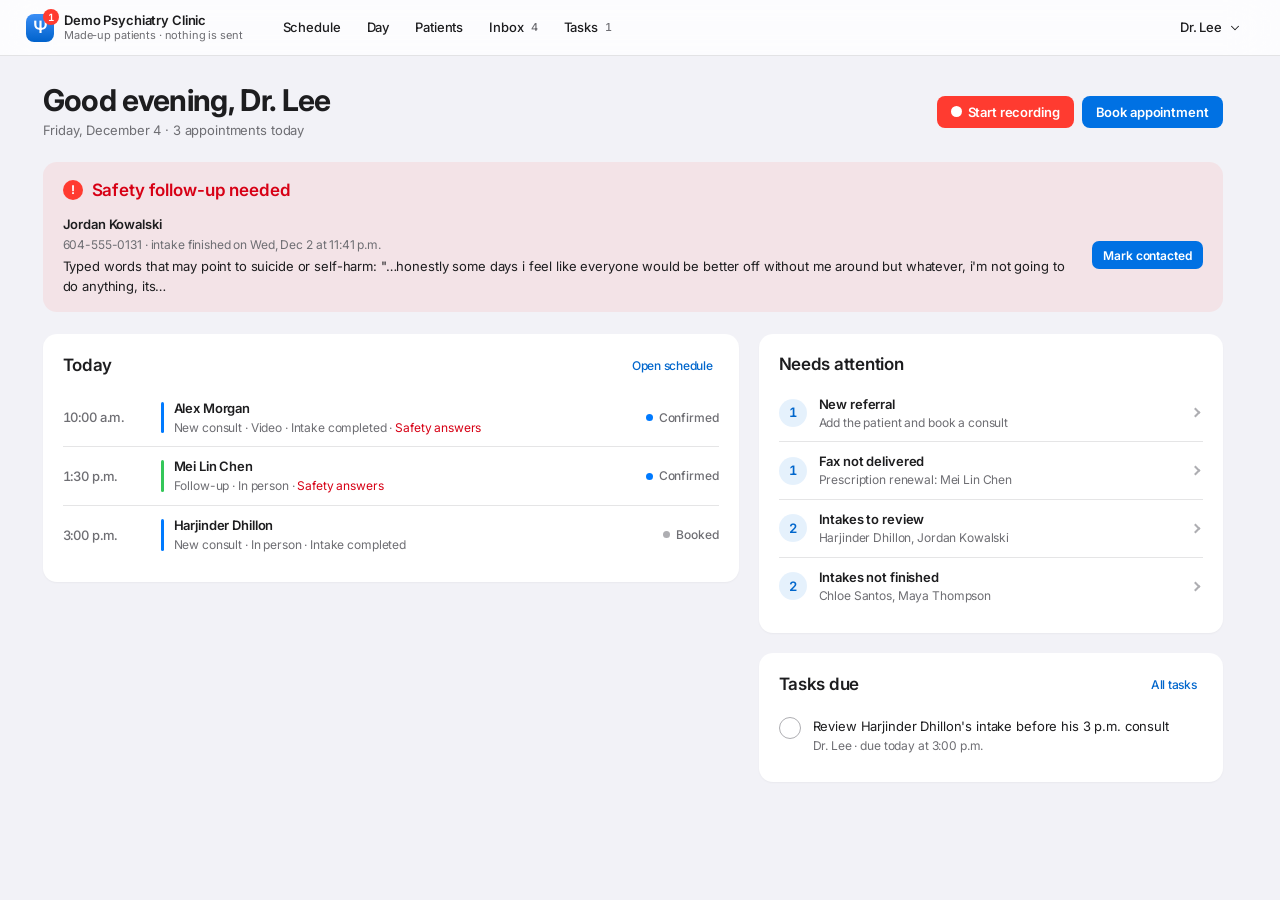
<file: index.html>
<!doctype html>
<html lang="en" data-mode="clinic">
<head>
<meta charset="utf-8">
<meta name="viewport" content="width=device-width, initial-scale=1, viewport-fit=cover">
<meta name="robots" content="noindex, nofollow">
<title>Psychiatry Practice Prototype</title>
<link rel="preconnect" href="https://fonts.googleapis.com">
<link rel="preconnect" href="https://fonts.gstatic.com" crossorigin>
<link rel="stylesheet" href="https://fonts.googleapis.com/css2?family=Inter:wght@400..700&display=swap">
  <script type="module" crossorigin src="./assets/main-DAsc00OF.js"></script>
  <link rel="stylesheet" crossorigin href="./assets/main-BIlewEhs.css">
</head>
<body>
<div id="root"></div>
</body>
</html>
</file>
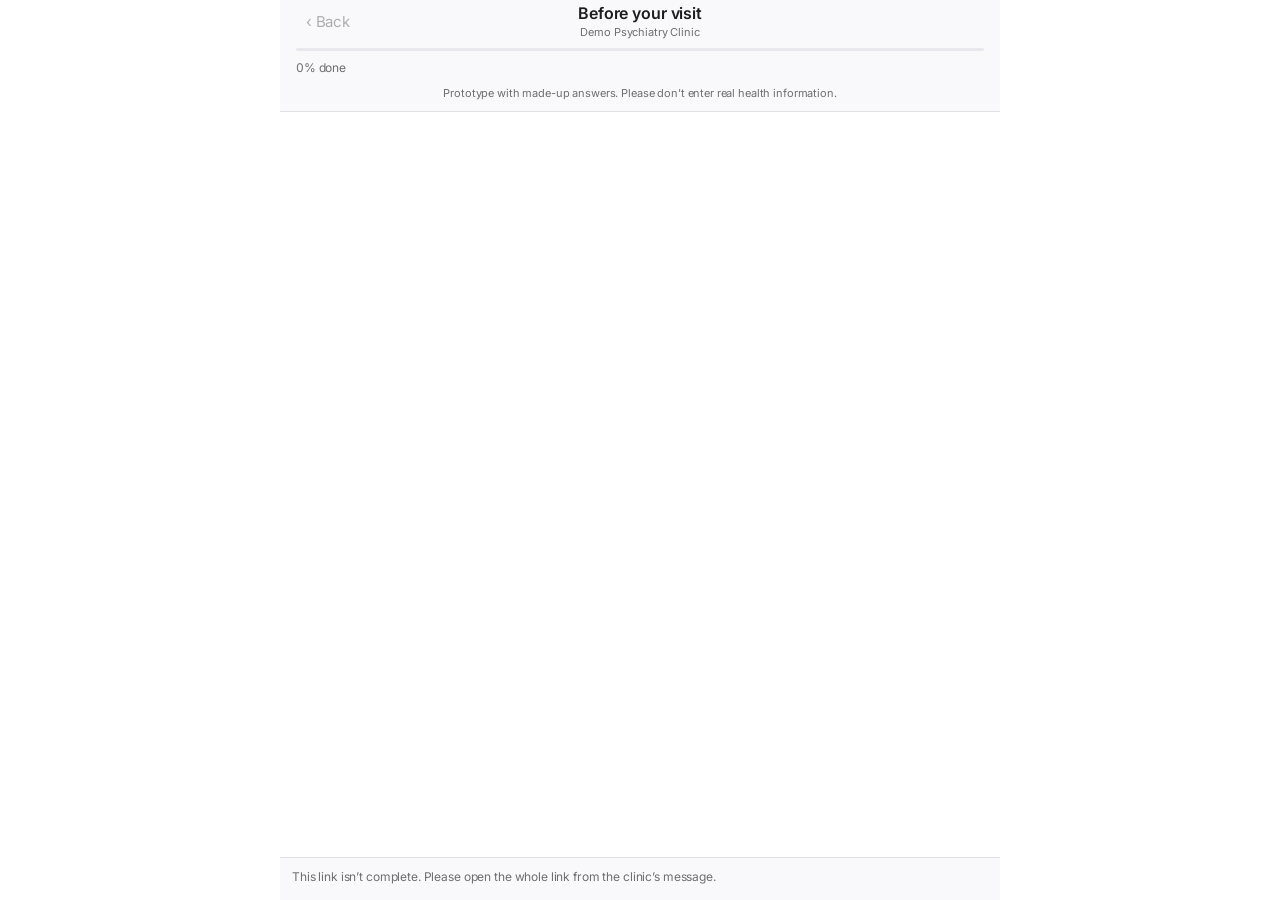
<file: intake/index.html>
<!doctype html>
<html lang="en" data-mode="patient">
<head>
<meta charset="utf-8">
<meta name="viewport" content="width=device-width, initial-scale=1, viewport-fit=cover">
<meta name="robots" content="noindex, nofollow">
<title>Before your visit</title>
<link rel="preconnect" href="https://fonts.googleapis.com">
<link rel="preconnect" href="https://fonts.gstatic.com" crossorigin>
<link rel="stylesheet" href="https://fonts.googleapis.com/css2?family=Inter:wght@400..700&display=swap">
  <script type="module" crossorigin src="../assets/main-DAsc00OF.js"></script>
  <link rel="stylesheet" crossorigin href="../assets/main-BIlewEhs.css">
</head>
<body>
<div id="root"></div>
</body>
</html>
</file>
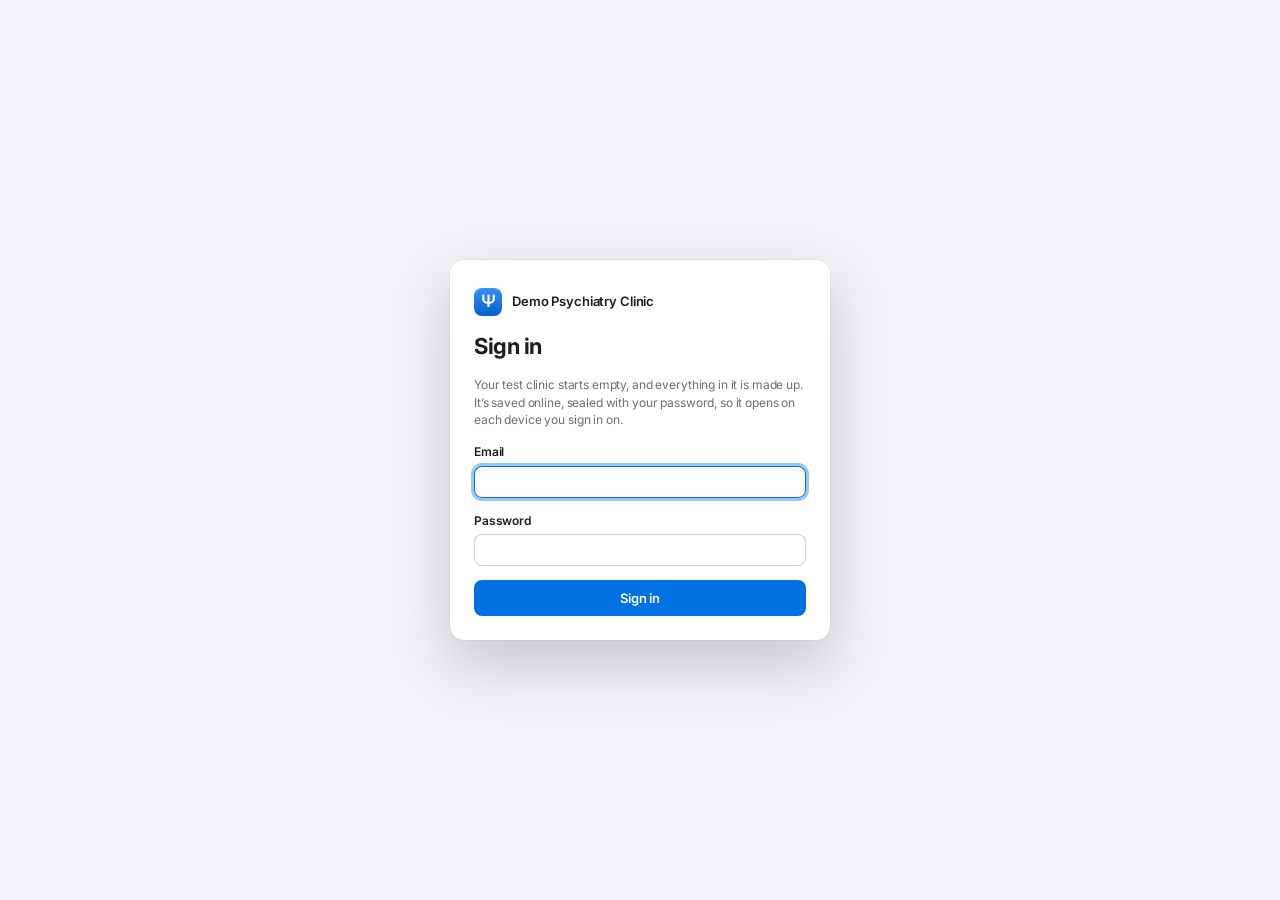
<file: trial/index.html>
<!doctype html>
<html lang="en" data-mode="trial">
<head>
<meta charset="utf-8">
<meta name="viewport" content="width=device-width, initial-scale=1, viewport-fit=cover">
<meta name="robots" content="noindex, nofollow">
<title>Psychiatry Practice Prototype</title>
<link rel="preconnect" href="https://fonts.googleapis.com">
<link rel="preconnect" href="https://fonts.gstatic.com" crossorigin>
<link rel="stylesheet" href="https://fonts.googleapis.com/css2?family=Inter:wght@400..700&display=swap">
  <script type="module" crossorigin src="../assets/main-DAsc00OF.js"></script>
  <link rel="stylesheet" crossorigin href="../assets/main-BIlewEhs.css">
</head>
<body>
<div id="root"></div>
</body>
</html>
</file>
<file: assets/main-BIlewEhs.css>
.print-host{display:none}@media print{html:has(>body>.print-host){background:#fff!important;height:auto!important;overflow:visible!important}html>body:has(>.print-host){background:#fff!important;height:auto!important;overflow:visible!important}body:has(>.print-host)>:not(.print-host){display:none!important}.print-host{display:block}.print-host .paper{max-width:none;box-shadow:none;padding:0}}@page{margin:18mm 20mm;@top-center{content:""}@bottom-center{content:""}}:root{--bg:#f2f2f7;--surface:#fff;--surface-2:#f7f7fa;--surface-3:#ededf2;--ink:#1d1d1f;--muted:#6e6e73;--faint:#aeaeb2;--line:#3c3c4321;--line-2:#3c3c433d;--fill:#78788029;--fill-2:#7676801f;--fill-3:#74748012;--accent:#0071e3;--accent-text:#06c;--accent-ink:#fff;--accent-soft:#0071e31a;--red:#ff3b30;--danger:#d70015;--danger-soft:#ff3b3014;--orange:#ff9500;--caution:#b25000;--caution-soft:#ff95001f;--green:#34c759;--ok:#248a3d;--blue:#007aff;--info:#06c;--purple:#af52de;--focus:#0071e366;--bar:#ffffffc7;--side:#ffffffb8;--side-ink:#1d1d1f;--side-muted:#86868b;--side-hover:#0000000b;--side-active:#0071e3;--btn-bg:#fff;--btn-hover:#f5f5f7;--btn-ring:#00000021;--seg-thumb:#fff;--field:#fff;--sheet:#fff;--hud:#fafafcf0;--hud-ink:#1d1d1f;--chat-bg:#fff;--chat-bar:#f9f9fbf0;--bubble:#e9e9eb;--t-consult:#007aff;--t-follow:#34c759;--t-med:#af52de;--paper:#fff;--paper-ink:#1d1d1f;--paper-muted:#6e6e73;--paper-line:#e5e5ea;--paper-fax:#fbfbf8;--shadow-sm:0 1px 2px #0000000a;--shadow:0 24px 60px #0000002e,0 0 0 .5px #00000014;--font-ui:-apple-system,BlinkMacSystemFont,"SF Pro Text","Inter","Segoe UI",Roboto,sans-serif;--r-lg:14px;--r-md:10px;--r-sm:8px}@media (prefers-color-scheme:dark){:root:not([data-theme=light]){--bg:#000;--surface:#1c1c1e;--surface-2:#232326;--surface-3:#2c2c2e;--ink:#f5f5f7;--muted:#98989d;--faint:#636366;--line:#5454588c;--line-2:#78788080;--fill:#7878805c;--fill-2:#7676803d;--fill-3:#76768029;--accent:#0a84ff;--accent-text:#4da3ff;--accent-ink:#fff;--accent-soft:#0a84ff33;--red:#ff453a;--danger:#ff6961;--danger-soft:#ff453a29;--orange:#ff9f0a;--caution:#ffb340;--caution-soft:#ff9f0a29;--green:#30d158;--ok:#30db5b;--blue:#0a84ff;--info:#4da3ff;--purple:#bf5af2;--focus:#0a84ff99;--bar:#1c1c1ecc;--side:#1c1c1eb8;--side-ink:#f5f5f7;--side-muted:#8e8e93;--side-hover:#ffffff0f;--side-active:#0a84ff;--btn-bg:#ffffff1f;--btn-hover:#ffffff2e;--btn-ring:#ffffff0f;--seg-thumb:#636366;--field:#ffffff0f;--sheet:#2c2c2e;--hud:#2c2c2ef0;--hud-ink:#f5f5f7;--chat-bg:#000;--chat-bar:#161618f0;--bubble:#262628;--t-consult:#0a84ff;--t-follow:#30d158;--t-med:#bf5af2;--paper:#fff;--paper-ink:#1d1d1f;--paper-muted:#6e6e73;--paper-line:#e5e5ea;--paper-fax:#f7f7f2;--shadow-sm:0 0 0 .5px #ffffff0f;--shadow:0 24px 60px #0009,0 0 0 .5px #ffffff1f;--lightningcss-light: ;--lightningcss-dark:initial;color-scheme:dark}}:root[data-theme=dark]{--bg:#000;--surface:#1c1c1e;--surface-2:#232326;--surface-3:#2c2c2e;--ink:#f5f5f7;--muted:#98989d;--faint:#636366;--line:#5454588c;--line-2:#78788080;--fill:#7878805c;--fill-2:#7676803d;--fill-3:#76768029;--accent:#0a84ff;--accent-text:#4da3ff;--accent-ink:#fff;--accent-soft:#0a84ff33;--red:#ff453a;--danger:#ff6961;--danger-soft:#ff453a29;--orange:#ff9f0a;--caution:#ffb340;--caution-soft:#ff9f0a29;--green:#30d158;--ok:#30db5b;--blue:#0a84ff;--info:#4da3ff;--purple:#bf5af2;--focus:#0a84ff99;--bar:#1c1c1ecc;--side:#1c1c1eb8;--side-ink:#f5f5f7;--side-muted:#8e8e93;--side-hover:#ffffff0f;--side-active:#0a84ff;--btn-bg:#ffffff1f;--btn-hover:#ffffff2e;--btn-ring:#ffffff0f;--seg-thumb:#636366;--field:#ffffff0f;--sheet:#2c2c2e;--hud:#2c2c2ef0;--hud-ink:#f5f5f7;--chat-bg:#000;--chat-bar:#161618f0;--bubble:#262628;--t-consult:#0a84ff;--t-follow:#30d158;--t-med:#bf5af2;--paper:#fff;--paper-ink:#1d1d1f;--paper-muted:#6e6e73;--paper-line:#e5e5ea;--paper-fax:#f7f7f2;--shadow-sm:0 0 0 .5px #ffffff0f;--shadow:0 24px 60px #0009,0 0 0 .5px #ffffff1f;--lightningcss-light: ;--lightningcss-dark:initial;color-scheme:dark}*,:before,:after{box-sizing:border-box}[hidden]{display:none!important}html,body{height:100%;overflow:hidden}body{background:var(--bg);color:var(--ink);font-family:var(--font-ui);letter-spacing:-.01em;-webkit-font-smoothing:antialiased;-moz-osx-font-smoothing:grayscale;margin:0;font-size:13px;line-height:1.47}button,input,select,textarea{font:inherit;color:inherit;letter-spacing:inherit}:focus-visible{outline:3px solid var(--focus);outline-offset:1px}h1,h2,h3{text-wrap:balance;margin:0;font-weight:600}p{margin:0}b,strong{font-weight:600}a{color:var(--accent-text);text-decoration:none}.mono{letter-spacing:0;font-variant-numeric:tabular-nums}.muted{color:var(--muted)}.num-t{font-variant-numeric:tabular-nums}.nowrap{white-space:nowrap}.pre{white-space:pre-wrap}.visually-hidden{clip:rect(0 0 0 0);white-space:nowrap;border:0;width:1px;height:1px;margin:-1px;padding:0;overflow:hidden;position:absolute!important}.shell{grid-template-columns:232px minmax(0,1fr);height:100%;display:grid}.side{background:var(--side);-webkit-backdrop-filter:saturate(180%)blur(24px);backdrop-filter:saturate(180%)blur(24px);border-right:1px solid var(--line);padding-block:20px 16px;padding-left:max(10px, env(safe-area-inset-left,0px));flex-direction:column;gap:18px;min-height:0;padding-right:10px;display:flex;overflow-y:auto}.brand{color:var(--ink);text-align:left;cursor:pointer;font:inherit;letter-spacing:inherit;background:0 0;border:0;border-radius:10px;flex:none;align-items:center;gap:10px;margin:0 6px 0 -6px;padding:4px 10px 4px 4px;display:inline-flex}.brand:hover{background:var(--fill-3)}.brand-mark{color:#fff;background:linear-gradient(#3a8ef6,#0062cc);border-radius:8px;flex:none;place-items:center;width:28px;height:28px;font-size:17px;font-weight:600;line-height:1;display:grid}.brand-text{gap:1px;min-width:0;line-height:1.25;display:grid}.brand-text b{font-size:13px}.brand-text small{color:var(--muted);font-size:11px}.nav{gap:2px;display:grid}.nav button{width:100%;color:var(--side-ink);cursor:pointer;text-align:left;background:0 0;border:0;border-radius:8px;align-items:center;gap:10px;min-height:34px;padding:6px 10px;font-size:13px;display:flex}.nav button:hover{background:var(--side-hover)}.nav button[aria-current=true]{background:var(--side-active);color:#fff}.nav svg,.tabbar svg{stroke:currentColor;fill:none;stroke-width:1.7px;stroke-linecap:round;stroke-linejoin:round;flex:none}.nav svg{width:19px;height:19px;color:var(--accent)}.nav button[aria-current=true] svg{color:#fff}.badge{background:var(--red);color:#fff;letter-spacing:0;font-variant-numeric:tabular-nums;border-radius:10px;justify-content:center;align-items:center;min-width:20px;height:20px;margin-left:auto;padding:0 6px;font-size:11px;font-weight:600;display:inline-flex}.badge.soft{color:var(--side-muted);background:0 0;min-width:0;padding:0;font-weight:500}.nav button[aria-current=true] .badge.soft{color:#ffffffd9}.side-foot{gap:8px;margin-top:auto;padding:0 10px;display:grid}.side-foot label{color:var(--side-muted);font-size:11px;font-weight:600}.side-foot .link{color:var(--accent-text);cursor:pointer;text-align:left;background:0 0;border:0;padding:0;font-size:12px}.mainwrap{flex-direction:column;min-width:0;min-height:0;display:flex}.topbar{padding-block:8px;min-height:52px;padding-left:28px;padding-right:max(28px, env(safe-area-inset-right,0px));background:var(--bar);-webkit-backdrop-filter:saturate(180%)blur(24px);backdrop-filter:saturate(180%)blur(24px);border-bottom:1px solid var(--line);flex:none;align-items:center;gap:12px;display:flex}.crumb{flex:auto;align-items:center;min-width:0;display:flex}.back{color:var(--accent-text);cursor:pointer;background:0 0;border:0;border-radius:6px;align-items:center;gap:6px;padding:4px 6px 4px 2px;font-size:13px;display:inline-flex}.back:before{content:"";border-bottom:2px solid;border-left:2px solid;width:9px;height:9px;margin-left:4px;transform:rotate(45deg)}.search{flex:0 260px;min-width:0;position:relative}.search input{background-color:var(--fill-2);background-image:url("data:image/svg+xml,%3Csvg xmlns='http://www.w3.org/2000/svg' viewBox='0 0 16 16'%3E%3Ccircle cx='7' cy='7' r='5' fill='none' stroke='%238E8E93' stroke-width='1.8'/%3E%3Cpath d='M11 11l3.5 3.5' stroke='%238E8E93' stroke-width='1.8' stroke-linecap='round'/%3E%3C/svg%3E");background-position:10px;background-repeat:no-repeat;background-size:14px 14px;border:0;border-radius:9px;width:100%;height:32px;padding:7px 12px 7px 32px;font-size:13px}.search input::placeholder{color:var(--muted)}.main{--main-pad-b:64px;min-height:0;padding-block:28px var(--main-pad-b);padding-left:32px;padding-right:max(32px, env(safe-area-inset-right,0px));flex:auto;overflow-y:auto}.tabbar{display:none}@media (width<=900px){.shell{grid-template-rows:minmax(0,1fr) auto;grid-template-columns:minmax(0,1fr)}.side{display:none}.topbar{padding-left:max(16px, env(safe-area-inset-left,0px));padding-right:max(16px, env(safe-area-inset-right,0px))}.main{--main-pad-b:32px;padding-block:20px var(--main-pad-b);padding-left:max(16px, env(safe-area-inset-left,0px));padding-right:max(16px, env(safe-area-inset-right,0px))}.tabbar{background:var(--bar);-webkit-backdrop-filter:saturate(180%)blur(24px);backdrop-filter:saturate(180%)blur(24px);border-top:1px solid var(--line);padding-top:4px;padding-bottom:max(6px, env(safe-area-inset-bottom,0px));padding-left:max(4px, env(safe-area-inset-left,0px));padding-right:max(4px, env(safe-area-inset-right,0px));grid-template-columns:repeat(5,minmax(0,1fr));display:grid}.tabbar button{color:var(--muted);cursor:pointer;letter-spacing:0;background:0 0;border:0;justify-items:center;gap:1px;padding:5px 2px 3px;font-size:11px;font-weight:500;display:grid;position:relative}.tabbar button[aria-current=true]{color:var(--accent)}.tabbar svg{width:25px;height:25px}.tabbar .badge,.tabbar .badge.soft{background:var(--red);color:#fff;min-width:18px;height:18px;margin:0;padding:0 5px;font-size:11px;font-weight:600;position:absolute;top:0;left:calc(50% + 7px)}}.shell{grid-template-columns:minmax(0,1fr)}.topnav{flex:none;gap:2px;display:flex}.topnav button{color:var(--ink);cursor:pointer;background:0 0;border:0;border-radius:8px;align-items:center;gap:7px;min-height:32px;padding:6px 12px;font-size:13px;font-weight:500;display:inline-flex}.topnav button:hover{background:var(--fill-3)}.topnav button[aria-current=true]{background:var(--accent-soft);color:var(--accent-text);font-weight:600}.topnav svg{display:none}.topnav .badge{margin-left:0}.topnav .badge.soft{color:var(--muted)}.topnav button[aria-current=true] .badge.soft{color:var(--accent-text)}.acct{flex:none;margin-left:auto}.acct-btn{color:var(--ink);cursor:pointer;white-space:nowrap;background:0 0;border:0;border-radius:8px;align-items:center;gap:6px;min-height:32px;padding:6px 10px;font-size:13px;font-weight:500;display:inline-flex}.acct-btn:hover,.acct-btn[aria-expanded=true]{background:var(--fill-3)}.acct-btn .chev{width:14px;height:14px}.acct-h{color:var(--muted);margin:4px 10px 3px;font-size:11px;font-weight:600}.acct-sep{border:0;border-top:1px solid var(--line);margin:4px 6px}.acct-menu button{align-items:center;gap:8px;display:flex}.acct-menu [role=menuitemradio][aria-checked=true]:after{content:"";border-bottom:2px solid;border-left:2px solid;width:9px;height:5px;margin-left:auto;transform:translateY(-2px)rotate(-45deg)}@media (width<=900px){.topnav,.brand-text small{display:none}}html[data-locked] #shell{display:none}.signin{background:var(--bg);place-items:center;min-height:100dvh;padding:24px 16px;display:grid}.signin-card{background:var(--sheet);width:min(380px,100%);box-shadow:var(--shadow);border-radius:14px;padding:28px 24px 24px}.signin-card h1{letter-spacing:-.02em;font-size:22px;font-weight:700}.signin-brand{align-items:center;gap:10px;font-size:13px;display:flex}.signin-card .btn-primary{width:100%;min-height:36px}.start-steps{gap:6px;margin:0;padding-left:20px;font-size:13px;display:grid}.connect ol{gap:6px;margin:0;padding-left:20px;display:grid}@media (width>=901px) and (width<=1179px){.brand-text{display:none}.brand{padding:4px}}.page.wide{max-width:1440px}.sched-tools{flex-wrap:wrap;align-items:center;gap:10px 12px;display:flex}.sched-title{gap:1px;min-width:0;display:grid}.sched-title h1{letter-spacing:-.015em;font-size:19px;font-weight:600;line-height:1.2}.btn-on,.btn-on:hover:not(:disabled){background:var(--accent-soft);color:var(--accent-text);box-shadow:none}.sched{grid-template-columns:minmax(0,1fr);align-items:start;gap:20px;display:grid}.cal.day{grid-template-columns:54px minmax(0,1fr)}.cal-dh small{color:var(--muted);font-size:11px}.cal-day{cursor:pointer}.cal-closed{color:var(--faint);background:var(--fill-3);place-items:center;font-size:12px;display:grid;position:absolute;inset:0}.appt{cursor:pointer}.appt.sel{box-shadow:0 0 0 2px var(--c);z-index:4}.lock{stroke:currentColor;fill:none;stroke-width:2px;stroke-linecap:round;stroke-linejoin:round;vertical-align:-2px;flex:none;width:13px;height:13px}.appt .lock{width:11px;height:11px;margin-right:3px}.apanel{gap:14px;max-height:calc(100vh - 110px);display:grid;position:sticky;top:0;overflow:auto}@media (width<=1179px){.apanel{display:none}}.apanel-h{justify-content:space-between;align-items:flex-start;gap:10px;display:flex}.apanel-h .hint{margin-top:2px}.linkish.big{letter-spacing:-.015em;font-size:19px}.status-seg{width:100%}.status-seg button{flex:1 1 0;justify-content:center;padding-left:6px;padding-right:6px}.day-list{display:grid}.day-row{border-top:1px solid var(--line);flex-wrap:wrap;align-items:center;gap:8px 14px;padding:10px 0;display:flex}.day-row:first-child,.day-row.next+.day-row{border-top-color:#0000}.day-row.next{background:var(--accent-soft);border-top-color:#0000;border-radius:12px;margin:2px -12px;padding:12px}.day-row.past{opacity:.55}.day-main{text-align:left;cursor:pointer;min-width:0;color:inherit;font:inherit;letter-spacing:inherit;background:0 0;border:0;flex:240px;grid-template-columns:86px minmax(0,1fr);align-items:center;gap:12px;padding:0;display:grid}.day-main .time{color:var(--muted);font-variant-numeric:tabular-nums;font-size:13px;line-height:1.3;display:grid}.day-main .time small{font-size:12px}.day-main .time .soon{color:var(--accent-text);font-weight:600}.day-main .who{gap:1px;min-width:0;padding-left:13px;display:grid;position:relative}.day-main .who:before{content:"";background:var(--c);border-radius:2px;width:3px;position:absolute;top:3px;bottom:3px;left:0}.day-main .who b{white-space:nowrap;text-overflow:ellipsis;overflow:hidden}.day-main .who small{color:var(--muted);font-size:12px}.day-main .who small .danger-t{color:var(--danger)}.day-main:hover b{color:var(--accent-text)}.session-list{gap:8px;padding:12px;display:grid}.session-list>.card-h{margin:2px 4px}.sl-groups{gap:8px;display:grid}.sl-item{text-align:left;cursor:pointer;width:100%;color:inherit;font:inherit;letter-spacing:inherit;background:0 0;border:0;border-radius:10px;gap:1px;padding:8px 10px;display:grid}.sl-item:hover{background:var(--fill-3)}.sl-item[aria-current=true]{background:var(--accent);color:#fff}.sl-item[aria-current=true] small{color:#ffffffe6}.sl-top{justify-content:space-between;align-items:center;gap:6px;min-width:0;display:flex}.sl-top b{white-space:nowrap;text-overflow:ellipsis;overflow:hidden}.sl-item small{color:var(--muted);font-size:12px}.sl-sub{align-items:center;gap:8px;min-width:0;display:flex}.sl-sub small{white-space:nowrap;text-overflow:ellipsis;flex:auto;min-width:0;overflow:hidden}@media (width<=999px){.session-list{max-height:320px;overflow:auto}}.dayv{grid-template-columns:minmax(0,1fr);align-items:start;gap:20px;display:grid}@media (width>=1000px){.dayv{grid-template-columns:250px minmax(0,1fr)}.dayrail{position:sticky;top:0}}@media (width<=999px){.dayv.has-sel .dayrail{display:none}}.dayrail{gap:10px;padding:14px 12px 12px;display:grid}.dr-date{letter-spacing:-.01em;text-align:center;white-space:nowrap;font-size:13px;font-weight:600;line-height:1.2}.dr-scroll{overscroll-behavior:contain;min-height:220px;max-height:calc(100vh - 220px);overflow-y:auto}@media (width<=999px){.dr-scroll{max-height:none}}.dr-grid{grid-template-columns:44px minmax(0,1fr);padding:8px 0;display:grid}.dr-gut{position:relative}.dr-gut span{color:var(--muted);font-variant-numeric:tabular-nums;white-space:nowrap;font-size:10px;position:absolute;right:7px;transform:translateY(-50%)}.dr-col{border-left:1px solid var(--line);background-image:repeating-linear-gradient(to bottom, transparent 0, transparent calc(var(--hr) - 1px), var(--line) calc(var(--hr) - 1px), var(--line) var(--hr));position:relative}.dr-appt{z-index:2;background:color-mix(in srgb, var(--c) 15%, var(--surface));color:color-mix(in srgb, var(--c) 55%, var(--ink));text-align:left;font:inherit;cursor:pointer;letter-spacing:0;border:0;border-radius:6px;align-content:start;gap:1px;padding:3px 6px 3px 9px;font-size:11px;line-height:1.25;display:grid;position:absolute;left:3px;right:2px;overflow:hidden}.dr-appt:before{content:"";background:var(--c);width:3px;position:absolute;top:0;bottom:0;left:0}.dr-appt:hover{background:color-mix(in srgb, var(--c) 24%, var(--surface))}.dr-appt.consult{--c:var(--t-consult)}.dr-appt.followup{--c:var(--t-follow)}.dr-appt.medreview{--c:var(--t-med)}.dr-appt.arrived,.dr-appt.inprogress{background:color-mix(in srgb, var(--c) 30%, var(--surface))}.dr-appt.done{opacity:.6}.dr-appt.noshow{opacity:.5}.dr-appt.noshow b{text-decoration:line-through}.dr-appt.sel{box-shadow:0 0 0 2px var(--c);z-index:4}.dr-appt b,.dr-appt small{white-space:nowrap;text-overflow:ellipsis;overflow:hidden}.dr-appt small{opacity:.85;font-size:11px}.dr-t{white-space:nowrap;font-variant-numeric:tabular-nums;opacity:.9;align-items:center;gap:4px;display:flex;overflow:hidden}.dr-t .lock,.dr-t .pen,.dr-t .tick{fill:none;stroke:currentColor;stroke-width:2.4px;stroke-linecap:round;stroke-linejoin:round;flex:none;width:11px;height:11px;margin-left:auto}.dr-now{background:var(--red);z-index:3;height:2px;position:absolute;left:0;right:0}.dr-now span{background:var(--red);color:#fff;white-space:nowrap;font-variant-numeric:tabular-nums;border-radius:5px;padding:1px 4px;font-size:9px;font-weight:600;position:absolute;top:50%;right:calc(100% + 2px);transform:translateY(-50%)}.dr-foot{flex-wrap:wrap;align-items:center;gap:8px;display:flex}.day-empty{text-align:center;justify-items:center;gap:8px;padding:48px 24px;display:grid}.day-empty-ico{fill:none;width:56px;height:56px;stroke:var(--faint);stroke-width:1.2px;stroke-linecap:round;stroke-linejoin:round}.day-empty h2{font-size:17px;font-weight:600}.day-chart{min-width:0}.chart{gap:12px;min-width:0;display:grid}.ch-head{flex-wrap:wrap;justify-content:space-between;align-items:center;gap:10px;display:flex}.ch-head h2{letter-spacing:-.02em;font-size:22px;font-weight:700}.ch-tools{flex-wrap:wrap;align-items:center;gap:8px;display:flex}.ch-tools .search{flex:200px}.ch-tools .filter,.ce-bar .filter,.pad-size .filter{width:auto;height:28px;padding-right:30px;font-size:12px}.ch-alert{background:var(--danger-soft);color:var(--danger);border-radius:12px;align-items:flex-start;gap:8px;padding:10px 14px;font-size:13px;display:flex}.ch-alert b{flex:none}.ch-alert span{color:var(--ink)}.ch-list{gap:10px;display:grid}.ce{background:var(--surface);box-shadow:var(--shadow-sm),0 0 0 .5px var(--line);border-radius:12px;min-width:0}.ce-h{background:var(--surface-2);border-bottom:1px solid var(--line);border-radius:12px 12px 0 0;align-items:center;gap:6px;padding:7px 8px;display:flex}.ce-star{width:28px;height:28px;color:var(--faint);cursor:pointer;background:0 0;border:0;border-radius:7px;flex:none;place-items:center;display:grid}.ce-star:hover{background:var(--fill-3);color:var(--orange)}.ce-star.on{color:var(--orange)}.ce-star.on .ico{fill:currentColor}.ce-title{text-align:left;min-width:0;font:inherit;color:var(--ink);cursor:pointer;white-space:nowrap;text-overflow:ellipsis;background:0 0;border:0;flex:auto;padding:4px 2px;font-size:13px;overflow:hidden}.ce-title b{font-weight:600}.ce-meta{color:var(--muted);flex:none;align-items:center;gap:8px;font-size:12px;display:flex}.ce-appt,.ce-lock{color:var(--muted);display:inline-flex}.ce-draft{background:var(--caution-soft);color:var(--caution);border-radius:6px;align-items:center;gap:4px;padding:1px 8px;font-size:11px;font-weight:600;display:inline-flex}.ce-draft .lock{width:11px;height:11px}.ce-by{color:var(--ink);white-space:nowrap;font-weight:500}@media (width<=560px){.ce-by,.ce-appt{display:none}}.ce-prev{-webkit-line-clamp:3;overflow-wrap:anywhere;cursor:pointer;-webkit-box-orient:vertical;margin:0 0 12px;padding:10px 14px 0;font-size:13px;line-height:1.5;display:-webkit-box;overflow:hidden}.ce-prev:hover{color:var(--accent-text)}.ce-body{gap:14px;min-width:0;padding:14px 16px 16px;display:grid}.ce-capture{background:var(--surface-2);border-radius:12px;gap:8px;padding:12px 14px;display:grid}.ce-capture-row{flex-wrap:wrap;justify-content:space-between;align-items:center;gap:8px 14px;display:flex}.ce-capture-t{align-items:center;gap:8px;font-size:13px;font-weight:600;display:inline-flex}.ce-appt-l{color:var(--muted);flex-wrap:wrap;align-items:center;gap:6px;margin:0;font-size:12px;display:flex}.ce-appt-l b{color:var(--ink);font-weight:600}.ce-bar{bottom:calc(-1 * var(--main-pad-b,0px));z-index:3;background:var(--surface);border-top:1px solid var(--line);border-radius:0 0 12px 12px;gap:6px;margin:4px -16px -16px;padding:10px 16px 12px;display:grid;position:sticky}.ce-bar-row{flex-wrap:wrap;align-items:center;gap:8px 10px;display:flex}.ce-check{color:var(--ink);cursor:pointer;align-items:center;gap:6px;font-size:12px;display:inline-flex}.ce-check input{width:15px;height:15px;accent-color:var(--accent);margin:0}.tp-build .ce-bar{margin:4px -20px -18px;padding:10px 20px 12px}@media (width<=700px){.ce-bar{position:static}}.it{gap:8px;min-width:0;display:grid}.it-h{align-items:center;gap:8px;min-height:24px;display:flex}.it-t{flex:auto;align-items:center;gap:8px;margin:0;font-size:13px;font-weight:600;display:flex}.it-t .tag{background:var(--accent-soft);color:var(--accent-text);border-radius:6px;padding:1px 8px;font-size:11px;font-weight:500}.it-head{letter-spacing:-.01em;flex:auto;margin:6px 0 0;font-size:15px;font-weight:700}.it-acts{opacity:0;gap:3px;margin-left:auto;transition:opacity .12s;display:inline-flex}.it:hover>.it-h .it-acts,.it:focus-within>.it-h .it-acts{opacity:1}@media (hover:none){.it-acts{opacity:1}}@media (prefers-reduced-motion:reduce){.it-acts{transition:none}}.it-act{background:var(--fill-2);width:26px;height:26px;color:var(--muted);cursor:pointer;border:0;border-radius:50%;place-items:center;display:grid}.it-act:hover{background:var(--fill);color:var(--ink)}.it-act.danger:hover{background:var(--danger-soft);color:var(--danger)}.it-act .ico{width:14px;height:14px}.it-instr{background:var(--fill-3);color:var(--muted);border-radius:10px;align-items:flex-start;gap:8px;margin:0;padding:8px 12px;font-size:12px;display:flex}.it-checks{flex-wrap:wrap;gap:6px 18px;display:flex}.it-check{cursor:pointer;align-items:center;gap:7px;font-size:13px;display:inline-flex}.it-check input{width:16px;height:16px;accent-color:var(--accent);margin:0}.it-checks-r{color:var(--muted);flex-wrap:wrap;gap:4px 18px;margin:0;padding:0;font-size:13px;list-style:none;display:flex}.it-checks-r li{align-items:center;gap:6px;display:inline-flex}.it-checks-r li.on{color:var(--ink)}.it-checks-r li.on .ico{color:var(--accent)}.it-select{max-width:320px}.it-scale{flex-wrap:wrap;align-items:center;gap:10px;display:flex}.it-scale input[type=range]{max-width:360px;accent-color:var(--accent);flex:200px}.it-scale input.unset{opacity:.45}.it-scale-v{font-variant-numeric:tabular-nums;min-width:90px;font-size:13px;font-weight:600}.it-scale-r{align-items:center;gap:10px;font-size:13px;display:flex}.it-meter{background:var(--fill-2);border-radius:3px;width:160px;height:6px;position:relative;overflow:hidden}.it-meter i{background:var(--accent);border-radius:3px;position:absolute;inset:0 auto 0 0}.it-vitals{flex-wrap:wrap;gap:12px 20px;display:flex}.it-vital{color:var(--muted);gap:4px;font-size:12px;display:grid}.it-vin{color:var(--ink);align-items:center;gap:5px;display:inline-flex}.it-vin input{background:var(--field);height:30px;box-shadow:inset 0 0 0 1px var(--line-2);color:var(--ink);font:inherit;font-variant-numeric:tabular-nums;border:0;border-radius:7px;padding:0 8px;font-size:13px}.it-vin input:focus{box-shadow:inset 0 0 0 1px var(--accent),0 0 0 3px var(--focus);outline:none}.it-vin b{font-variant-numeric:tabular-nums;font-size:15px}.it-vin small{color:var(--muted);font-size:11px}.it-design{pointer-events:none}.plan-list{gap:8px;display:grid}.plan-read{gap:4px;margin:0;padding-left:20px;font-size:13px;line-height:1.5;display:grid}.pad{gap:8px;max-width:100%;display:grid}.pad-small .pad-canvas{max-width:340px}.pad-medium .pad-canvas{max-width:520px}.pad-large .pad-canvas{max-width:none}.pad-main{align-items:flex-start;gap:8px;display:flex}.pad-tools{background:var(--fill-3);border-radius:10px;gap:3px;padding:4px;display:grid}.pad-tool{width:30px;height:30px;color:var(--ink);cursor:pointer;background:0 0;border:0;border-radius:7px;place-items:center;display:grid}.pad-tool:hover{background:var(--fill-2)}.pad-tool[aria-pressed=true]{background:var(--accent);color:var(--accent-ink)}.pad-sep{background:var(--line);height:1px;margin:2px 4px}.pad-dot{background:currentColor;border-radius:50%;display:block}.pad-swatch{width:14px;height:14px;box-shadow:0 0 0 1px var(--line-2);border-radius:50%;display:block}.pad-canvas{min-width:0;box-shadow:inset 0 0 0 1px var(--line-2);background:#fff;border-radius:10px;flex:auto}.pad-svg{touch-action:none;-webkit-user-select:none;user-select:none;width:100%;height:auto;display:block}.pad.edit .pad-svg{cursor:crosshair}.pad-art{fill:none;stroke:#8e8e93;stroke-width:1.6px;stroke-linecap:round;stroke-linejoin:round}.pad-art .faint{stroke:#c7c7cc}.pad-art text{fill:#8e8e93;stroke:none;text-anchor:middle;font-size:13px;font-family:var(--font-ui)}.pad-ink path{fill:none;stroke-linecap:round;stroke-linejoin:round}.pad-pins circle{fill:#0071e3;stroke:#fff;stroke-width:2px}.pad-pins text{fill:#fff;text-anchor:middle;font-size:12px;font-weight:700;font-family:var(--font-ui)}.pad-under{flex-wrap:wrap;align-items:center;gap:8px 12px;display:flex}.pad-size{color:var(--muted);align-items:center;gap:6px;font-size:12px;display:inline-flex}.pad-notes{gap:8px;margin:0;padding:0;list-style:none;display:grid}.pad-notes li{align-items:flex-start;gap:8px;font-size:13px;display:flex}.pad-notes .nf-field{flex:auto}.pad-num{color:#fff;background:#0071e3;border-radius:50%;flex:none;place-items:center;width:22px;height:22px;margin-top:5px;font-size:11px;font-weight:700;display:grid}.pad:not(.edit) .pad-num{margin-top:0}.tp-tbl td b{font-weight:600;display:block}.tp-by{color:var(--muted);font-size:12px;display:block}.tp-act{text-align:right}.tp-name{align-items:center;gap:6px;display:flex}.tp-name-l{justify-content:space-between;align-items:center;display:flex}.tp-parts{margin:0;padding:0;list-style:none;display:grid}.tp-parts li{border-bottom:1px solid var(--line);align-items:center;gap:10px;padding:7px 4px;font-size:13px;display:flex}.tp-parts li:last-child{border-bottom:0}.tp-parts li span{flex:auto}.tp-parts li small{color:var(--muted);font-size:12px}.tp-parts .ico{color:var(--accent-text)}.tp-build{gap:14px;display:grid}.switch{appearance:none;background:var(--fill);cursor:pointer;vertical-align:middle;border-radius:11px;flex:none;width:38px;height:22px;margin:0;transition:background .15s;position:relative}.switch:after{content:"";background:#fff;border-radius:50%;width:18px;height:18px;transition:transform .15s;position:absolute;top:2px;left:2px;box-shadow:0 1px 3px #00000040}.switch:checked{background:var(--green)}.switch:checked:after{transform:translate(16px)}.switch:disabled{opacity:.5;cursor:default}.switch:focus-visible{box-shadow:0 0 0 3px var(--focus);outline:none}@media (prefers-reduced-motion:reduce){.switch,.switch:after{transition:none}}.ai-top{flex-wrap:wrap;align-items:center;gap:8px 12px;display:flex}.ai-top .search{flex:180px}.ai-grid{grid-template-columns:repeat(auto-fill,minmax(220px,1fr));gap:8px;display:grid}.ai-card{background:var(--fill-3);color:var(--ink);text-align:left;font:inherit;cursor:pointer;border:0;border-radius:10px;align-items:flex-start;gap:10px;padding:10px 12px;display:flex}.ai-card:hover,.ai-card:focus-visible{background:var(--accent-soft);outline:none}.ai-card .ico{width:20px;height:20px;color:var(--accent-text);margin-top:1px}.ai-card span{gap:2px;min-width:0;display:grid}.ai-card b{font-size:13px}.ai-card small{color:var(--muted);font-size:12px;line-height:1.35}.lib{grid-template-columns:minmax(0,1fr);gap:12px;display:grid}@media (width>=700px){.lib{grid-template-columns:260px minmax(0,1fr)}}.lib-list{align-content:start;gap:4px;max-height:50vh;display:grid;overflow:auto}.lib-item{color:var(--ink);text-align:left;font:inherit;cursor:pointer;background:0 0;border:0;border-radius:9px;gap:2px;padding:8px 10px;display:grid}.lib-item:hover{background:var(--fill-3)}.lib-item[aria-selected=true]{background:var(--accent);color:var(--accent-ink)}.lib-item small{color:var(--muted);font-size:12px}.lib-item[aria-selected=true] small{color:#ffffffd9}.lib-prev{background:var(--surface-2);border-radius:12px;align-content:start;gap:10px;padding:12px 14px;display:grid}.lib-prev h3{font-size:15px;font-weight:600}.lib-prev>.btn{justify-self:start}.more-list.grouped{min-width:260px;max-height:min(60vh,520px);overflow:auto}.more-list.grouped button{gap:1px;display:grid}.more-list.grouped small{opacity:.75;font-size:11px}.title-line{flex-wrap:wrap;align-items:center;gap:6px 12px;display:flex}.mic{align-items:center;gap:6px;display:inline-flex}.bars{align-items:center;gap:2px;height:16px;display:inline-flex}.bars i{background:var(--faint);border-radius:2px;width:3px;height:4px;display:block}.bars.on i{background:var(--green);animation:1s ease-in-out infinite lvl}.bars.on i:nth-child(2){animation-delay:.12s}.bars.on i:nth-child(3){animation-delay:.24s}.bars.on i:nth-child(4){animation-delay:.36s}.bars.on i:nth-child(5){animation-delay:.48s}.bars.live i{background:var(--green);transition:height 80ms linear}@keyframes lvl{0%,to{height:4px}50%{height:15px}}@media (prefers-reduced-motion:reduce){.bars.on i{height:10px;animation:none}}.split{display:inline-flex}.split>.btn-record{border-radius:8px 0 0 8px}.split .more{display:inline-flex}.split .rec-caret{border-left:1px solid #0003;border-radius:0 8px 8px 0;padding:5px 9px 5px 8px}.rec-caret:before{display:none}.chev,.clip,.ico{fill:none;stroke:currentColor;stroke-width:1.8px;stroke-linecap:round;stroke-linejoin:round;flex:none;width:15px;height:15px}.ico.dots{fill:currentColor;stroke:none}.rec-hint{margin:-6px 0 0}.live-dot{background:var(--red);border-radius:50%;width:7px;height:7px;animation:1.2s infinite pulse}@media (prefers-reduced-motion:reduce){.live-dot{animation:none}}.attach-row{flex-wrap:wrap;align-items:center;gap:8px;display:flex}.file-chip{background:var(--fill-3);border-radius:999px;align-items:center;gap:2px;max-width:100%;padding:2px 3px 2px 10px;font-size:12px;display:inline-flex}.file-chip span{text-overflow:ellipsis;white-space:nowrap;overflow:hidden}.file-chip button{color:var(--muted);cursor:pointer;background:0 0;border:0;border-radius:50%;width:20px;height:20px;font-size:14px;line-height:1}.file-chip button:hover{background:var(--fill-2);color:var(--ink)}.btn-icon{width:28px;padding:0}.ctx-quote{font-size:13px}.ctx-list{gap:4px;margin:0;padding-left:18px;font-size:13px;display:grid}.signed-tag{color:var(--ok);align-items:center;gap:6px;font-size:12px;font-weight:600;display:inline-flex}b .lock{margin-right:5px}.page{gap:22px;min-width:0;max-width:1180px;margin:0 auto;display:grid}.page.narrow{max-width:760px}.page-head{flex-wrap:wrap;justify-content:space-between;align-items:center;gap:12px 16px;display:flex}.title-block{min-width:0}.page-head h1,.pt-name h1{letter-spacing:-.022em;font-size:30px;font-weight:700;line-height:1.12}.subtitle{color:var(--muted);margin-top:3px;font-size:13px}.head-actions{flex-wrap:wrap;align-items:center;gap:8px;display:flex}.card{background:var(--surface);border-radius:var(--r-lg);min-width:0;box-shadow:var(--shadow-sm);padding:18px 20px}.card>h2,.card-h{letter-spacing:-.015em;flex-wrap:wrap;justify-content:space-between;align-items:center;gap:8px;margin:0 0 8px;font-size:17px;font-weight:600;display:flex}.card-h h2{font-size:17px;font-weight:600}.cols{grid-template-columns:minmax(0,1fr);align-items:start;gap:20px;display:grid}@media (width>=1100px){.cols.two{grid-template-columns:minmax(0,1.5fr) minmax(0,1fr)}.cols.even{grid-template-columns:repeat(2,minmax(0,1fr))}.cols.side-r{grid-template-columns:minmax(0,1fr) 290px}}.stack{gap:10px;min-width:0;display:grid}.stack.gap-l{gap:20px}.stack>.btn{justify-self:start}.row{flex-wrap:wrap;align-items:center;gap:8px;display:flex}.bar-line{flex-wrap:wrap;align-items:center;gap:8px 14px;display:flex}.spacer{flex:auto}.grow{flex:180px;min-width:0}.hint{color:var(--muted);margin:0;font-size:12px}.empty{color:var(--muted);text-align:center;justify-items:center;gap:12px;padding:22px 12px;font-size:13px;display:grid}.empty.small{text-align:left;justify-items:start;padding:6px 0;font-size:13px}.sect{letter-spacing:-.015em;font-size:17px;font-weight:600}.btn{background:var(--btn-bg);min-height:32px;color:var(--ink);box-shadow:0 0 0 .5px var(--btn-ring),0 1px 1.5px #0000000f;text-align:center;cursor:pointer;border:0;border-radius:8px;justify-content:center;align-items:center;gap:6px;padding:5px 14px;font-size:13px;font-weight:500;line-height:1.25;display:inline-flex}.btn:hover:not(:disabled){background:var(--btn-hover)}.btn:disabled{opacity:.4;cursor:default}.btn-primary,.btn-primary:hover:not(:disabled){background:var(--accent);color:var(--accent-ink);box-shadow:none;font-weight:600}.btn-primary:hover:not(:disabled){filter:brightness(1.08)}.btn-danger,.btn-danger:hover:not(:disabled){background:var(--red);color:#fff;box-shadow:none;font-weight:600}.btn-quiet{box-shadow:none;color:var(--accent-text);background:0 0;padding-left:8px;padding-right:8px}.btn-quiet:hover:not(:disabled){background:var(--fill-3)}.btn-small{border-radius:7px;min-height:28px;padding:3px 11px;font-size:12px}.btn-quiet.btn-small{padding-left:6px;padding-right:6px}.btn-inline{min-height:0;margin-top:2px;padding:2px 0}.btn-inline:hover:not(:disabled){background:0 0;text-decoration:underline}.danger-text{color:var(--danger)}.btn-record,.btn-record:hover:not(:disabled){background:var(--red);color:#fff;box-shadow:none;font-weight:600}.btn-record:before{content:"";background:#fff;border-radius:50%;width:11px;height:11px}.btn-stop{padding-left:12px}.btn-stop:before{content:"";background:#fff;border-radius:2px;width:10px;height:10px}.linkish{color:var(--ink);cursor:pointer;text-align:left;background:0 0;border:0;padding:0;font-size:13px;font-weight:600}.linkish:hover{color:var(--accent-text)}.more{position:relative}.more-list{z-index:20;background:var(--sheet);min-width:220px;box-shadow:var(--shadow);border-radius:12px;padding:5px;display:grid;position:absolute;top:calc(100% + 6px);right:0}.more-list button{text-align:left;color:var(--ink);cursor:pointer;background:0 0;border:0;border-radius:7px;padding:7px 10px;font-size:13px}.more-list button:hover,.more-list button:focus-visible{background:var(--accent);color:#fff;outline:none}.more-list button.danger{color:var(--danger)}.seg,.tabs,.ptabs{background:var(--fill-2);scrollbar-width:none;border-radius:9px;gap:2px;width:fit-content;max-width:100%;padding:2px;display:flex;overflow-x:auto}.seg button,.tab,.ptabs button{min-height:28px;color:var(--ink);cursor:pointer;white-space:nowrap;background:0 0;border:0;border-radius:7px;flex:none;align-items:center;gap:6px;padding:5px 14px;font-size:12px;font-weight:500;display:inline-flex}.seg button[aria-pressed=true],.tab[aria-selected=true],.ptabs button[aria-selected=true]{background:var(--seg-thumb);font-weight:600;box-shadow:0 1px 3px #0000001f,0 0 0 .5px #0000000a}.count{color:var(--muted);font-variant-numeric:tabular-nums;font-weight:500}.ptabs{border-radius:999px}.ptabs button{border-radius:999px;padding:5px 15px}.tabs{margin-bottom:16px}.stepper{background:var(--btn-bg);box-shadow:0 0 0 .5px var(--btn-ring),0 1px 1.5px #0000000f;border-radius:8px;display:inline-flex;overflow:hidden}.stepper .btn{box-shadow:none;background:0 0;border-radius:0;min-height:32px;padding:4px 12px}.stepper .btn:hover:not(:disabled){background:var(--fill-3)}.stepper .btn+.btn{border-left:1px solid var(--line)}.chip-s{color:var(--muted);white-space:nowrap;align-items:center;gap:6px;font-size:12px;font-weight:500;display:inline-flex}.chip-s:before{content:"";background:var(--faint);border-radius:50%;flex:none;width:7px;height:7px}.chip-s.ok:before{background:var(--green)}.chip-s.warn:before{background:var(--orange)}.chip-s.danger{color:var(--danger)}.chip-s.danger:before{background:var(--red)}.chip-s.info:before,.chip-s.accent:before{background:var(--blue)}.dot{background:currentColor;border-radius:50%;width:7px;height:7px;display:inline-block}.dot.red{background:var(--red)}.list{display:grid}.list>*{border-top:1px solid var(--line)}.list>:first-child{border-top:0}.li{flex-wrap:wrap;align-items:center;gap:8px 14px;padding:11px 0;display:flex}.li-main{flex:200px;gap:1px;min-width:0;display:grid}.li-main small{color:var(--muted);font-size:12px}.as-btn{text-align:left;cursor:pointer;color:inherit;font:inherit;letter-spacing:inherit;background:0 0;border:0;padding:0}.as-btn:hover b{color:var(--accent-text)}.row-btn{text-align:left;cursor:pointer;width:100%;color:inherit;font:inherit;letter-spacing:inherit;background:0 0;border:0;align-items:center;gap:12px;padding:11px 0;display:flex}.row-btn:after,.work button:after{content:"";border-right:2px solid var(--faint);border-top:2px solid var(--faint);flex:none;width:7px;height:7px;margin:0 4px 0 2px;transform:rotate(45deg)}.row-btn:hover b{color:var(--accent-text)}.time{color:var(--muted);font-variant-numeric:tabular-nums;min-width:72px;font-size:13px;font-weight:500}.sub{color:var(--muted);margin-top:1px;font-size:12px;font-weight:400;display:block}.alert-band{background:var(--danger-soft);border-radius:var(--r-lg);gap:12px;padding:16px 20px;display:grid}.alert-band h2{color:var(--danger);align-items:center;gap:9px;font-size:17px;font-weight:600;display:flex}.alert-band h2:before{content:"!";background:var(--red);color:#fff;border-radius:50%;flex:none;place-items:center;width:20px;height:20px;font-size:12px;font-weight:700;display:inline-grid}.alert-row{border-top:1px solid var(--line);flex-wrap:wrap;align-items:center;gap:8px 16px;padding-top:12px;display:flex}.alert-row:first-of-type{border-top:0;padding-top:0}.alert-row .q{flex:320px;gap:2px;min-width:0;display:grid}.quote{margin-top:2px;font-size:13px}.appt-row{flex-wrap:wrap;align-items:center;gap:8px 12px;padding:10px 0;display:flex}.appt-row .time{flex:0 0 72px;min-width:0}.appt-row .bar{background:var(--c);border-radius:2px;flex:0 0 3px;align-self:stretch;min-height:36px}.appt-row.consult{--c:var(--t-consult)}.appt-row.followup{--c:var(--t-follow)}.appt-row.medreview{--c:var(--t-med)}.appt-main{text-align:left;cursor:pointer;min-width:0;color:inherit;font:inherit;letter-spacing:inherit;background:0 0;border:0;flex:180px;gap:1px;padding:0;display:grid}.appt-main small{color:var(--muted);font-size:12px}.appt-main:hover b{color:var(--accent-text)}.appt-status{min-width:0}.work{display:grid}.work button{text-align:left;border:0;border-top:1px solid var(--line);cursor:pointer;width:100%;color:inherit;font:inherit;letter-spacing:inherit;background:0 0;align-items:center;gap:12px;padding:10px 0;display:flex}.work button:first-child{border-top:0}.work button:hover b{color:var(--accent-text)}.work .n{background:var(--accent-soft);min-width:28px;height:28px;color:var(--accent-text);font-variant-numeric:tabular-nums;letter-spacing:0;border-radius:14px;place-items:center;padding:0 8px;font-size:13px;font-weight:600;display:inline-grid}.work .t{flex:auto;min-width:0}.work .t small{color:var(--muted);font-size:12px;display:block}.task{align-items:flex-start;gap:12px;padding:10px 0;display:flex}.task input{appearance:none;border:1.5px solid var(--faint);cursor:pointer;background:0 0;border-radius:50%;flex:none;place-items:center;width:22px;height:22px;margin:0;display:grid}.task input:checked{background:var(--accent);border-color:var(--accent)}.task input:checked:after{content:"";border:2px solid #fff;border-width:0 2px 2px 0;width:5px;height:9px;transform:translateY(-1px)rotate(45deg)}.task-main{flex:auto;gap:1px;min-width:0;display:grid}.task-title{text-align:left;color:var(--ink);font:inherit;letter-spacing:inherit;cursor:pointer;background:0 0;border:0;padding:0}span.task-title{cursor:default}button.task-title:hover{color:var(--accent-text)}.task small{color:var(--muted);font-size:12px}.task.done .task-title{color:var(--muted);text-decoration:line-through}.urgent-t{color:var(--danger);font-weight:600}.add-task{flex-wrap:wrap;align-items:center;gap:8px;padding:12px;display:flex}.add-task input,.add-task select{background-color:var(--field);box-shadow:inset 0 0 0 1px var(--line-2);border:0;border-radius:8px;min-width:0;height:32px;padding:6px 10px;font-size:13px}.add-task #newTask{flex:220px}.form{gap:14px;display:grid}.form-grid{grid-template-columns:repeat(auto-fit,minmax(min(100%,190px),1fr));gap:14px;display:grid}.form-grid.c4{grid-template-columns:repeat(4,minmax(0,1fr))}.form-grid.c3{grid-template-columns:repeat(3,minmax(0,1fr))}.form-grid.c2{grid-template-columns:repeat(2,minmax(0,1fr))}.form-grid>.s2{grid-column:span 2}.form-grid>.s3{grid-column:span 3}@media (width>=481px) and (width<=640px){.form-grid.c4{grid-template-columns:repeat(2,minmax(0,1fr))}.form-grid.c4>*{grid-column:auto}.form-grid.c4>:first-child:nth-last-child(3){grid-column:span 2}}@media (width>=481px) and (width<=560px){.form-grid.c3{grid-template-columns:repeat(2,minmax(0,1fr))}.form-grid.c3>*{grid-column:auto}.form-grid.c3>:first-child:nth-last-child(3){grid-column:span 2}}@media (width<=480px){.form-grid.c4,.form-grid.c3,.form-grid.c2{grid-template-columns:minmax(0,1fr)}.form-grid>.s2,.form-grid>.s3{grid-column:auto}}.fld{color:var(--muted);grid-template-columns:minmax(0,1fr);align-content:start;gap:5px;min-width:0;font-size:12px;display:grid}.fld-l{color:var(--ink);font-size:12px;font-weight:600}.fld-h{font-size:11px}.fld input,.fld select,.fld textarea,.filter{background-color:var(--field);width:100%;color:var(--ink);box-shadow:inset 0 0 0 1px var(--line-2);border:0;border-radius:8px;min-height:32px;padding:6px 11px;font-size:13px}.fld input,.fld select,.filter{height:32px}.fld textarea{resize:vertical;min-height:100px;line-height:1.5}.fld input:focus,.fld select:focus,.fld textarea:focus,.filter:focus,.add-task input:focus,.add-task select:focus{box-shadow:inset 0 0 0 1px var(--accent),0 0 0 3px var(--focus);outline:none}.fld select,.side-foot select,.role-m select,.add-task select,.rec-bar select,.toolbar select{appearance:none;background-image:url("data:image/svg+xml,%3Csvg xmlns='http://www.w3.org/2000/svg' viewBox='0 0 10 14'%3E%3Cpath d='M2 5l3-3 3 3M2 9l3 3 3-3' fill='none' stroke='%238E8E93' stroke-width='1.6' stroke-linecap='round' stroke-linejoin='round'/%3E%3C/svg%3E");background-position:right 9px center;background-repeat:no-repeat;background-size:9px 13px;padding-right:28px}select option,select optgroup{background-color:var(--sheet);color:var(--ink)}.side-foot select,.role-m select,.rec-bar select,.toolbar select{background-color:var(--btn-bg);box-shadow:0 0 0 .5px var(--btn-ring),0 1px 1.5px #0000000f;height:32px;color:var(--ink);border:0;border-radius:7px;max-width:100%;padding:5px 28px 5px 10px;font-size:13px}.filter{background-color:var(--fill-2);box-shadow:none}.check{color:var(--ink);cursor:pointer;align-items:flex-start;gap:9px;font-size:13px;display:flex}.check input{width:17px;height:17px;accent-color:var(--accent);flex:none;margin:2px 0 0}.warnbox{background:var(--caution-soft);color:var(--ink);border-radius:10px;padding:10px 12px 10px 38px;font-size:13px;position:relative}.warnbox:before{content:"!";background:var(--orange);color:#fff;border-radius:50%;place-items:center;width:18px;height:18px;font-size:11px;font-weight:700;display:grid;position:absolute;top:11px;left:12px}.infobox{background:var(--fill-3);overflow-wrap:anywhere;border-radius:10px;padding:10px 12px;font-size:13px}.err{color:var(--danger);font-size:12px;font-weight:500}.toolbar{flex-wrap:wrap;align-items:center;gap:8px;display:flex}.toolbar .hint{flex:220px}.disclose summary{cursor:pointer;color:var(--accent-text);align-items:center;gap:6px;font-size:13px;font-weight:500;list-style:none;display:inline-flex}.disclose summary::-webkit-details-marker{display:none}.disclose summary:before{content:"";border-bottom:2px solid;border-right:2px solid;width:6px;height:6px;transition:transform .15s;transform:rotate(-45deg)}.disclose[open] summary:before{transform:rotate(45deg)}.disclose[open] summary{margin-bottom:10px}@media (prefers-reduced-motion:reduce){.disclose summary:before{transition:none}}.table-wrap{min-width:0;overflow-x:auto}table.tbl{border-collapse:collapse;width:100%;font-size:13px}.tbl th{text-align:left;color:var(--muted);border-bottom:1px solid var(--line);white-space:nowrap;padding:6px 12px 8px;font-size:11px;font-weight:600}.tbl td{border-bottom:1px solid var(--line);vertical-align:middle;padding:11px 12px}.tbl td>.chip-s,.tbl td>.btn{vertical-align:middle}.tbl th:first-child,.tbl td:first-child{padding-left:2px}.tbl tr:last-child td{border-bottom:0}.tbl tr.clickable{cursor:pointer}.tbl tbody tr:hover{background:var(--fill-3)}.cal{background:var(--surface);border-radius:var(--r-lg);box-shadow:var(--shadow-sm);grid-template-columns:54px repeat(5,minmax(0,1fr));display:grid;overflow:hidden}.cal-corner{border-bottom:1px solid var(--line)}.cal-dh{border-bottom:1px solid var(--line);color:var(--muted);align-items:center;gap:6px;padding:12px 10px 10px;font-size:12px;display:flex}.cal-dh b{color:var(--ink);font-variant-numeric:tabular-nums;letter-spacing:-.02em;place-items:center;min-width:28px;height:28px;font-size:19px;font-weight:500;display:inline-grid}.cal-dh.today span{color:var(--red);font-weight:600}.cal-dh.today b{background:var(--red);color:#fff;border-radius:50%;font-size:16px;font-weight:600}.cal-gut{position:relative}.cal-gut span{color:var(--muted);font-variant-numeric:tabular-nums;white-space:nowrap;font-size:11px;position:absolute;right:8px;transform:translateY(-50%)}.cal-day{border-left:1px solid var(--line);background-image:repeating-linear-gradient(to bottom, transparent 0, transparent calc(var(--hr) - 1px), var(--line) calc(var(--hr) - 1px), var(--line) var(--hr));position:relative}.cal-now{background:var(--red);z-index:3;height:2px;position:absolute;left:0;right:0}.cal-now:before{content:"";background:var(--red);border-radius:50%;width:8px;height:8px;position:absolute;top:-3px;left:-4px}.appt{z-index:2;cursor:pointer;text-align:left;background:color-mix(in srgb, var(--c) 15%, var(--surface));color:color-mix(in srgb, var(--c) 62%, var(--ink));letter-spacing:0;border:0;border-radius:6px;align-content:start;gap:1px;padding:4px 7px 4px 10px;font-size:11px;line-height:1.25;display:grid;position:absolute;left:3px;right:3px;overflow:hidden}.appt:before{content:"";background:var(--c);width:3px;position:absolute;top:0;bottom:0;left:0}.appt:hover{background:color-mix(in srgb, var(--c) 24%, var(--surface))}.appt b{white-space:nowrap;text-overflow:ellipsis;overflow:hidden}.appt span{white-space:nowrap;text-overflow:ellipsis;opacity:.85;overflow:hidden}.appt.short{padding-block:3px 0}.appt.consult,.ag-item.consult,.day-row.consult{--c:var(--t-consult)}.appt.followup,.ag-item.followup,.day-row.followup{--c:var(--t-follow)}.appt.medreview,.ag-item.medreview,.day-row.medreview{--c:var(--t-med)}.appt.done,.appt.noshow{opacity:.5}.appt.noshow b{text-decoration:line-through}.legend{color:var(--muted);flex-wrap:wrap;gap:6px 18px;padding:0 4px;font-size:12px;display:flex}.legend i{border-radius:50%;width:9px;height:9px;margin-right:7px;display:inline-block}.lg-consult{background:var(--t-consult)}.lg-followup{background:var(--t-follow)}.lg-medreview{background:var(--t-med)}.agenda{display:none}@media (width<=900px){.cal{display:none}.agenda{gap:18px;display:grid}}.agenda h3{color:var(--muted);margin:0 0 6px 4px;font-size:12px;font-weight:600}.ag-item{text-align:left;background:var(--surface);cursor:pointer;width:100%;box-shadow:var(--shadow-sm);color:inherit;font:inherit;letter-spacing:inherit;border:0;border-radius:12px;align-items:flex-start;gap:12px;margin-bottom:8px;padding:12px 14px 12px 18px;display:flex;position:relative}.ag-item:before{content:"";background:var(--c);border-radius:2px;width:3px;position:absolute;top:12px;bottom:12px;left:8px}.mail{grid-template-columns:minmax(0,1fr);align-items:start;gap:20px;display:grid}@media (width>=1100px){.mail{grid-template-columns:minmax(260px,330px) minmax(0,1fr)}}.mail-pane{padding:6px}.mail-list{gap:2px;display:grid}.mail-row{text-align:left;cursor:pointer;width:100%;color:inherit;font:inherit;letter-spacing:inherit;background:0 0;border:0;border-radius:10px;gap:1px;padding:9px 12px;display:grid}.mail-row:hover{background:var(--fill-3)}.mail-row[aria-current=true]{background:var(--accent);color:#fff}.mail-row[aria-current=true] .chip-s,.mail-row[aria-current=true] time,.mail-row[aria-current=true] .mail-sub{color:#ffffffe0}.mail-row[aria-current=true] .chip-s:before{background:#fff}.mail-top{justify-content:space-between;align-items:baseline;gap:8px;min-width:0;display:flex}.mail-top b{white-space:nowrap;text-overflow:ellipsis;overflow:hidden}.mail-top time{color:var(--muted);flex:none;font-size:11px}.mail-sub{color:var(--muted);white-space:nowrap;text-overflow:ellipsis;font-size:12px;overflow:hidden}.mail-meta{margin-top:2px}.mail-view{min-width:0}.pts{grid-template-columns:minmax(0,1fr);align-items:start;gap:20px;display:grid}@media (width>=1000px){.pts{grid-template-columns:270px minmax(0,1fr)}.pts-col{max-height:calc(100vh - 110px);position:sticky;top:0;overflow:auto}}@media (width<=999px){.pts.has-sel .pts-col{display:none}}.pt-pane{min-width:0}.phone-back{display:none}@media (width<=999px){.phone-back{display:block}}.avatar{background:var(--accent-soft);width:52px;height:52px;color:var(--accent-text);letter-spacing:.02em;border-radius:50%;flex:none;place-items:center;font-size:19px;font-weight:600;display:grid}.pt-counts{border-radius:var(--r-lg);background:var(--line);grid-template-columns:repeat(auto-fit,minmax(120px,1fr));gap:1px;margin:0;display:grid;overflow:hidden}.pt-counts>div{background:var(--surface);gap:2px;padding:10px 14px;display:grid}.pt-counts dt{color:var(--muted);font-size:11px}.pt-counts dd{letter-spacing:-.01em;font-variant-numeric:tabular-nums;margin:0;font-size:17px;font-weight:600}.pt-head{gap:14px;display:grid}.pt-top{flex-wrap:wrap;justify-content:space-between;align-items:center;gap:12px 18px;display:flex}.pt-name{flex:300px;gap:5px;min-width:0;display:grid}.pt-meta{color:var(--muted);font-size:13px}.pt-alerts{flex-wrap:wrap;gap:6px 18px;display:flex}.kv{grid-template-columns:minmax(110px,max-content) minmax(0,1fr);gap:8px 16px;margin:0;font-size:13px;display:grid}.kv dt{color:var(--muted)}.kv dd{overflow-wrap:anywhere;min-width:0;margin:0}.timeline{margin:0;padding:0;list-style:none;display:grid}.timeline li{border-top:1px solid var(--line);grid-template-columns:96px minmax(0,1fr);gap:12px;padding:8px 0;font-size:13px;display:grid}.timeline li:first-child{border-top:0}.timeline time{color:var(--muted);font-variant-numeric:tabular-nums;font-size:12px}.score-row{flex-wrap:wrap;gap:14px 32px;display:flex}.scores{gap:14px;display:grid}.score{align-items:center;gap:12px;display:flex}.score b{font-variant-numeric:tabular-nums;letter-spacing:-.02em;min-width:40px;font-size:32px;font-weight:600;line-height:1}.score>span{gap:1px;display:grid}.score-l{font-size:13px;font-weight:600}.pill{color:var(--muted);font-size:12px;display:block}.pill:first-letter{text-transform:uppercase}.pill.hi{color:var(--danger);font-weight:600}.pill.mid{color:var(--caution);font-weight:600}.flag-line{color:var(--danger);font-size:13px}.doc-grid{grid-template-columns:minmax(0,1fr);align-items:start;gap:20px;display:grid}@media (width>=1100px){.doc-grid{grid-template-columns:280px minmax(0,1fr)}}.rail{gap:14px;min-width:0;display:grid}.panel{background:var(--surface);border-radius:var(--r-lg);min-width:0;box-shadow:var(--shadow-sm);padding:18px 20px}.panel>h2{margin:0 0 12px;font-size:13px;font-weight:600}.panel.click{cursor:pointer}.panel.click:hover .card-h h2{color:var(--accent-text)}.panel>.hint{margin-top:12px}.panel .disclose{margin-top:10px}.flag{border-radius:var(--r-lg);background:var(--surface);box-shadow:var(--shadow-sm);gap:8px;padding:14px 16px;display:grid}.flag h3{align-items:center;gap:8px;font-size:13px;font-weight:600;display:flex}.flag h3:before{content:"";background:var(--faint);border-radius:50%;width:8px;height:8px}.flag ul{gap:6px;margin:0;padding-left:18px;font-size:13px;display:grid}.flag p{color:var(--muted);font-size:12px}.flag.urgent{background:var(--danger-soft);box-shadow:none}.flag.urgent h3{color:var(--danger)}.flag.urgent h3:before{background:var(--red)}.flag.review{background:var(--caution-soft);box-shadow:none}.flag.review h3{color:var(--caution)}.flag.review h3:before{background:var(--orange)}.flag.clear h3:before{background:var(--green)}.times{border-collapse:collapse;font-variant-numeric:tabular-nums;width:100%;font-size:12px}.times td{border-bottom:1px solid var(--line);padding:5px 0}.times tr:last-child td{border-bottom:0}.times td:last-child{text-align:right;color:var(--muted)}.letter{max-width:70ch;font-size:13px;line-height:1.6}.letter h3{margin:20px 0 4px;font-size:13px;font-weight:600}.letter p{margin:0 0 8px}.letter .opening p,.letter .closing p{margin:0 0 2px}.letter .opening{margin-bottom:12px}.ph{color:var(--muted);font-style:italic}.ai-out{white-space:pre-wrap;max-width:70ch;min-height:2em;font-size:13px;line-height:1.6}.ai-out.live{background:var(--fill-3);border-radius:10px;max-height:260px;padding:10px 12px;font-size:13px;overflow:auto}.panel>.toolbar{margin-bottom:16px}.qa{margin:0}.qa h3{color:var(--muted);margin:22px 0 8px;font-size:12px;font-weight:600}.qa h3:first-child{margin-top:0}.qa dt{color:var(--muted);font-size:12px}.qa dd{white-space:pre-wrap;overflow-wrap:anywhere;margin:2px 0 12px}.qa dd.typed{border-left:2px solid var(--line-2);padding-left:10px}.vlist{flex-wrap:wrap;gap:8px;display:flex}.vlist button{text-align:left;background:var(--surface);cursor:pointer;min-width:0;box-shadow:var(--shadow-sm);color:inherit;font:inherit;letter-spacing:inherit;border:0;border-radius:12px;flex:0 230px;gap:2px;padding:10px 14px;display:grid}.vlist button[aria-current=true]{box-shadow:0 0 0 2px var(--accent)}.vlist small{color:var(--muted);font-size:12px}.vgrid{grid-template-columns:minmax(0,1fr);align-items:start;gap:20px;display:grid}@media (width>=1180px){.vgrid{grid-template-columns:minmax(0,1fr) minmax(0,1fr)}}.rec-status{align-items:center;gap:8px;display:inline-flex}.rec-dot{background:var(--faint);border-radius:50%;width:9px;height:9px}.rec-dot.on{background:var(--red);animation:1.2s infinite pulse}@keyframes pulse{50%{opacity:.3}}@media (prefers-reduced-motion:reduce){.rec-dot.on{animation:none}}.timer{color:var(--muted);font-variant-numeric:tabular-nums;letter-spacing:0;min-width:38px;font-size:13px;font-weight:600}.rec-bar{flex-wrap:wrap;align-items:center;gap:8px;display:flex}.transcript{gap:2px;max-height:440px;margin:0;padding:0 4px 0 0;list-style:none;display:grid;position:relative;overflow-y:auto}.transcript li{grid-template-columns:42px minmax(0,1fr);gap:10px;padding:7px 8px;font-size:13px;display:grid}.transcript .ts{color:var(--faint);font-variant-numeric:tabular-nums;padding-top:2px;font-size:11px}.transcript .who{color:var(--accent-text);font-size:12px;font-weight:600;display:block}.transcript .who.pt{color:var(--purple)}.transcript .who.int{color:var(--caution)}.transcript .en{color:var(--muted);border-left:2px solid var(--line-2);margin-top:3px;padding-left:10px;font-size:13px;display:block}.transcript li.partial{color:var(--muted)}.nf{gap:14px;display:grid}.nf-group{background:var(--surface-2);border-radius:12px;gap:10px;padding:14px 16px 16px;display:grid}.nf-group>h3{color:var(--muted);align-items:center;gap:8px;margin:0 0 2px;font-size:12px;font-weight:600;display:flex}.nf-group.flagged{background:var(--caution-soft)}.nf .tag{background:var(--accent-soft);color:var(--accent-text);border-radius:6px;padding:1px 8px;font-size:11px;font-weight:500}.nf-row{grid-template-columns:180px minmax(0,1fr);align-items:start;gap:4px 14px;display:grid}.nf-label{color:var(--ink);padding-top:7px;font-size:13px;line-height:18px}.nf-row:has(.nf-confirm) .nf-label:after{content:"To confirm";color:var(--caution);margin-top:2px;font-size:11px;font-weight:600;display:block}.nf-field{background:var(--field);min-width:0;box-shadow:inset 0 0 0 1px var(--line-2);cursor:text;border-radius:8px;align-items:flex-start;gap:8px;padding:0 6px 0 11px;display:flex}.nf-field:hover{box-shadow:inset 0 0 0 1px var(--faint)}.nf-field:focus-within{box-shadow:inset 0 0 0 1px var(--accent),0 0 0 3px var(--focus)}.nf-field.nf-confirm{background:var(--caution-soft);box-shadow:inset 0 0 0 1.5px var(--orange)}.nf-field textarea{min-width:0;min-height:32px;color:var(--ink);resize:none;field-sizing:content;background:0 0;border:0;flex:auto;padding:7px 5px 7px 0;font-size:13px;line-height:18px;overflow:hidden}.nf-field textarea:focus{outline:none}.nf-field textarea::placeholder{color:var(--faint)}.nf-num{color:var(--muted);font-variant-numeric:tabular-nums;flex:none;padding-top:7px;font-size:13px;line-height:18px}.nf-x{width:26px;height:26px;color:var(--faint);cursor:pointer;background:0 0;border:0;border-radius:6px;flex:none;margin-top:3px;font-size:18px;line-height:1}.nf-x:hover{background:var(--fill-3);color:var(--danger)}.nf-add{color:var(--accent-text);cursor:pointer;background:0 0;border:0;justify-self:start;padding:2px 0;font-size:13px}.nf-value{white-space:pre-wrap;overflow-wrap:break-word;margin:0;padding:7px 0;font-size:13px;line-height:18px}.nf-value.nf-confirm{color:var(--caution)}@media (width<=700px){.nf-row{grid-template-columns:minmax(0,1fr)}.nf-label{padding-top:0}.nf-label:empty{display:none}}.ask-row{background:var(--fill-2);border-radius:8px;align-items:center;gap:8px;height:32px;padding:0 4px 0 10px;display:flex}.ask-row:focus-within{box-shadow:0 0 0 3px var(--focus)}.ask-row .spark{color:var(--accent-text)}.ask-in{min-width:0;height:32px;font:inherit;color:var(--ink);background:0 0;border:0;outline:none;flex:auto;font-size:13px}.ask-in::placeholder{color:var(--muted)}.ask-send{background:var(--accent);width:24px;height:24px;color:var(--accent-ink);cursor:pointer;border:0;border-radius:50%;flex:none;place-items:center;display:grid}.ask-send:disabled{opacity:.35;cursor:default}.ask-send .ico{stroke-width:2.4px;width:13px;height:13px}.sign-row{flex-wrap:wrap;align-items:center;gap:8px 12px;display:flex}.note-foot{bottom:calc(-1 * var(--main-pad-b,0px));z-index:3;background:var(--surface);border-top:1px solid var(--line);border-radius:0 0 var(--r-lg) var(--r-lg);gap:10px;margin:6px -20px -18px;padding:12px 20px 14px;display:grid;position:sticky}.note-signed{gap:18px;display:grid}.paper{background:var(--paper);color:var(--paper-ink);overflow-wrap:anywhere;border-radius:6px;min-width:0;max-width:760px;padding:36px clamp(20px,5vw,56px);font-size:13px;line-height:1.6;box-shadow:0 1px 3px #00000014,0 8px 30px #00000012,0 0 0 .5px #0000000f}.paper h3{color:var(--paper-ink);margin:18px 0 4px;font-size:13px;font-weight:600}.paper p{margin:0 0 8px}.paper .lh{border-bottom:1px solid var(--paper-line);gap:2px;margin-bottom:18px;padding-bottom:14px;display:grid}.paper .lh b{letter-spacing:-.01em;font-size:16px}.paper .lh span{color:var(--paper-muted);font-size:11px}.paper .muted{color:var(--paper-muted)}.paper.fax{background:var(--paper-fax)}.fax-strip{letter-spacing:.02em;font-variant-numeric:tabular-nums;color:var(--paper-muted);border-bottom:1px dashed var(--paper-line);white-space:pre-wrap;margin-bottom:16px;padding-bottom:6px;font-size:11px}.cover h2{letter-spacing:.18em;color:var(--paper-ink);margin:0 0 14px;font-size:30px;font-weight:700}.cover table{border-collapse:collapse;width:100%;margin-bottom:14px;font-size:13px}.cover td{border-bottom:1px solid var(--paper-line);vertical-align:top;padding:8px 4px}.cover td:first-child{width:28%;color:var(--paper-muted)}.conf{color:var(--paper-muted);border-top:1px solid var(--paper-line);margin-top:14px;padding-top:10px;font-size:11px}.doc-edit{width:100%;min-height:420px;box-shadow:inset 0 0 0 1px var(--line-2);background:var(--field);color:var(--ink);border:0;border-radius:10px;padding:16px;font-size:13px;line-height:1.6}.overlay{z-index:40;padding-top:max(16px, env(safe-area-inset-top,0px));padding-bottom:max(16px, env(safe-area-inset-bottom,0px));padding-left:max(16px, env(safe-area-inset-left,0px));padding-right:max(16px, env(safe-area-inset-right,0px));background:#0000004d;justify-content:center;align-items:center;display:flex;position:fixed;inset:0}.dialog{background:var(--sheet);color:var(--ink);box-shadow:var(--shadow);border-radius:14px;flex-direction:column;width:min(560px,100%);min-height:0;max-height:100%;display:flex}.dialog.wide{width:min(860px,100%)}.dlg-h{align-items:center;gap:10px;padding:18px 20px 4px;display:flex}.dlg-h h2{letter-spacing:-.015em;flex:auto;font-size:17px;font-weight:600}.dlg-b{gap:14px;min-height:0;padding:12px 20px 18px;display:grid;overflow-y:auto}.dlg-f{border-top:1px solid var(--line);flex-wrap:wrap;justify-content:flex-end;align-items:center;gap:8px;padding:12px 20px 16px;display:flex}.x{background:var(--fill-2);cursor:pointer;width:28px;height:28px;color:var(--muted);border:0;border-radius:50%;flex:none;place-items:center;padding:0;font-size:18px;line-height:1;display:grid}.x:hover{background:var(--fill)}.toast{left:50%;bottom:calc(24px + env(safe-area-inset-bottom,0px));z-index:60;background:var(--hud);color:var(--hud-ink);-webkit-backdrop-filter:saturate(180%)blur(20px);backdrop-filter:saturate(180%)blur(20px);box-shadow:0 8px 30px #0000002e,0 0 0 .5px var(--line);text-align:center;border-radius:999px;max-width:calc(100% - 32px);padding:10px 18px;font-size:13px;font-weight:500;position:fixed;transform:translate(-50%)}@media (width<=900px){.toast{bottom:calc(88px + env(safe-area-inset-bottom,0px))}.desk-only{display:none}.card,.panel{padding:16px}.card .card,.card .panel{box-shadow:none;border-top:1px solid var(--line);background:0 0;border-radius:0;padding:14px 0 0}.note-foot{margin:6px -16px -16px;padding:12px 16px 14px}}@media (width<=700px){.page-head h1,.pt-name h1{font-size:26px}.tbl thead{display:none}.tbl,.tbl tbody,.tbl tr,.tbl td{width:100%;display:block}.tbl tr{border-bottom:1px solid var(--line);padding:10px 0}.tbl tbody tr:last-child{border-bottom:0}.tbl tbody tr:hover{background:0 0}.tbl td,.tbl td:first-child{white-space:normal;border:0;padding:3px 0 3px 112px;position:relative}.tbl td:before{content:attr(data-label);width:104px;color:var(--muted);font-size:12px;position:absolute;top:3px;left:0}.tbl td:first-child{padding:0 0 4px}.tbl td:first-child:before{content:none}}@media (width<=600px){.day-row>:not(.day-main){margin-left:98px}}.phone-overlay{z-index:50;background:#00000073}.phone-wrap{flex-direction:column;align-items:center;gap:10px;width:min(400px,100%);height:100%;min-height:0;max-height:900px;display:flex}.phone-bar{color:#fff;align-items:center;gap:10px;width:100%;font-size:13px;font-weight:500;display:flex}.phone-bar span{flex:auto}.phone-bar button{color:#fff;cursor:pointer;background:#fff3;border:0;border-radius:999px;padding:6px 16px;font-size:14px;font-weight:600}.phone{background:var(--chat-bg);width:100%;min-height:0;color:var(--ink);box-shadow:0 0 0 1.5px #3a3a3c,var(--shadow);border:10px solid #0b0b0c;border-radius:46px;flex-direction:column;flex:auto;display:flex;overflow:hidden}.statusbar{letter-spacing:0;font-variant-numeric:tabular-nums;background:var(--chat-bar);flex:none;grid-template-columns:1fr auto 1fr;align-items:center;padding:8px 24px 4px;font-size:14px;font-weight:600;display:grid}.statusbar .island{background:#000;border-radius:999px;width:92px;height:26px}.statusbar .sb-icons{justify-self:end;align-items:center;gap:5px;display:flex}.statusbar .sig{align-items:flex-end;gap:1.5px;height:11px;display:flex}.statusbar .sig i{background:currentColor;border-radius:1px;width:3px;display:block}.statusbar .sig i:first-child{height:4px}.statusbar .sig i:nth-child(2){height:6px}.statusbar .sig i:nth-child(3){height:8px}.statusbar .sig i:nth-child(4){height:11px}.statusbar .bat{opacity:.9;border:1.5px solid;border-radius:3.5px;width:22px;height:11px;display:block;position:relative}.statusbar .bat:before{content:"";background:currentColor;border-radius:1.5px;width:70%;position:absolute;inset:1.5px}@media (width<=520px){.phone-overlay{padding:0}.phone-wrap{gap:0;width:100%;max-height:none}.phone-bar{background:var(--chat-bar);color:var(--ink);padding:10px 16px}.phone-bar button{background:var(--fill-2);color:var(--accent-text)}.phone{box-shadow:none;border-width:0;border-radius:0}.statusbar{display:none}}html[data-patient] #shell{display:none}html[data-patient] body{background:var(--chat-bg)}html[data-patient] .phone-overlay{background:var(--chat-bg);padding:0}html[data-patient] .phone-wrap{gap:0;width:min(720px,100%);max-height:none}html[data-patient] .phone-bar,html[data-patient] .statusbar{display:none}html[data-patient] .phone{box-shadow:none;border:0;border-radius:0}.app{flex-direction:column;flex:auto;min-height:0;display:flex}.top{background:var(--chat-bar);border-bottom:1px solid var(--line);flex:none;gap:8px;padding:4px 16px 10px;display:grid}.top-row{grid-template-columns:minmax(64px,auto) minmax(0,1fr) minmax(64px,auto);align-items:center;gap:6px;display:grid}.brand-p{text-align:center;min-width:0}.brand-p h1{font-size:16px;font-weight:600;line-height:1.2}.brand-p p{color:var(--muted);margin-top:1px;font-size:11px}.top .btn{box-shadow:none;color:var(--accent-text);background:0 0;min-height:30px;padding:4px 2px;font-size:15px;font-weight:400}.top .btn:disabled{color:var(--faint);opacity:1}.progress{background:var(--fill-2);border-radius:99px;height:3px;overflow:hidden}.progress span{background:var(--accent);border-radius:inherit;width:0;height:100%;transition:width .3s;display:block}.meta{color:var(--muted);font-variant-numeric:tabular-nums;justify-content:space-between;gap:12px;font-size:12px;display:flex}.proto{color:var(--muted);text-align:center;font-size:11px}.menu-wrap{justify-self:end;position:relative}.menu{z-index:5;background:var(--sheet);min-width:230px;box-shadow:var(--shadow);border-radius:12px;padding:5px;display:grid;position:absolute;top:calc(100% + 6px);right:0}.top .menu .btn{color:var(--ink);text-align:left;border-radius:8px;justify-content:flex-start;width:100%;padding:8px 10px;font-size:15px}.top .menu .btn:hover{background:var(--fill-3)}.confirm{background:var(--caution-soft);border-radius:12px;flex-wrap:wrap;align-items:center;gap:8px;padding:10px 12px;display:flex}.confirm p{flex:180px;font-size:14px}.confirm .btn{background:var(--btn-bg);box-shadow:0 0 0 .5px var(--btn-ring);color:var(--ink);font-size:13px}.log{overscroll-behavior:contain;flex-direction:column;flex:1 1 0;gap:6px;min-height:0;padding:14px 12px;display:flex;overflow-y:auto}.msg{white-space:pre-wrap;overflow-wrap:anywhere;border-radius:19px;max-width:82%;padding:8px 13px;font-size:16px;line-height:1.35}.bot{background:var(--bubble);color:var(--ink);border-bottom-left-radius:6px;align-self:flex-start}.bot.urgent{background:var(--danger-soft)}.me{background:var(--blue);color:#fff;border-bottom-right-radius:6px;align-self:flex-end}.me.quiet{background:var(--fill-3);color:var(--muted)}.msg .eyebrow{color:var(--muted);margin-bottom:2px;font-size:12px;display:block}.divider{color:var(--muted);align-self:center;padding:12px 10px 2px;font-size:12px;font-weight:600}.typing{align-items:center;gap:4px;min-height:20px;display:inline-flex}.typing i{background:var(--muted);opacity:.35;border-radius:50%;width:8px;height:8px;animation:1.2s infinite tdot}.typing i:nth-child(2){animation-delay:.2s}.typing i:nth-child(3){animation-delay:.4s}@keyframes tdot{50%{opacity:.9}}@media (prefers-reduced-motion:reduce){.typing i{opacity:.6;animation:none}.progress span{transition:none}}.msg.card{white-space:normal;background:var(--surface);max-width:none;box-shadow:0 0 0 1px color-mix(in srgb, var(--red) 40%, transparent);border-radius:16px;align-self:stretch;gap:8px;padding:14px 16px;display:grid}.msg.card h2{color:var(--danger);font-size:16px;font-weight:600}.num{border-top:1px solid var(--line);flex-wrap:wrap;align-items:center;gap:6px 12px;padding-top:8px;display:flex}.num .lbl{flex:140px;min-width:0;font-size:15px}.num .lbl small{color:var(--muted);font-size:12px;display:block}.num strong{font-variant-numeric:tabular-nums;-webkit-user-select:all;user-select:all;color:var(--accent-text);font-size:17px;font-weight:600}.msg.card .note{color:var(--muted);font-size:12px}.composer{border-top:1px solid var(--line);background:var(--chat-bar);flex:none;gap:8px;max-height:62%;padding:10px 12px 14px;display:grid;overflow-y:auto}.opts{flex-wrap:wrap;gap:8px;display:flex}.opts.stack{display:grid}.opts .btn{background:var(--surface);box-shadow:inset 0 0 0 1px var(--line-2);color:var(--accent-text);text-align:left;border-radius:12px;justify-content:flex-start;min-height:42px;padding:9px 14px;font-size:16px;font-weight:400}.opts.stack .btn{width:100%}.opts .chip[aria-pressed=true]{background:var(--blue);color:#fff;box-shadow:none}.opts .chip[aria-pressed=true]:before{content:"✓ "}.composer textarea,.composer input[type=text],.composer input[type=date],.composer select{background:var(--surface);width:100%;box-shadow:inset 0 0 0 1px var(--line-2);border:0;border-radius:18px;min-height:40px;padding:9px 14px;font-size:16px}.composer textarea{resize:vertical;border-radius:16px;min-height:90px}.composer .btn-primary{border-radius:999px;min-height:36px;padding:6px 18px}.fields{grid-template-columns:repeat(auto-fit,minmax(min(100%,150px),1fr));gap:8px;display:grid}.field{color:var(--muted);align-content:start;gap:4px;font-size:13px;display:grid}.field input,.field select{color:var(--ink);font-size:16px}.entries{gap:6px;display:grid}.entry{background:var(--accent-soft);border-radius:10px;align-items:center;gap:8px;padding:6px 6px 6px 12px;display:flex}.entry span{flex:1;min-width:0}.error{color:var(--danger);font-size:14px;font-weight:500}#root{display:contents}.main{scrollbar-gutter:stable}.brand-mark{position:relative}.brand-mark .badge{border-radius:8px;min-width:16px;height:16px;margin:0;padding:0 4px;font-size:10px;position:absolute;top:-5px;right:-5px}.date-jump{flex:none;width:32px;min-height:32px;padding:0;position:relative}.date-jump .ico{width:16px;height:16px}.date-jump input{opacity:0;cursor:pointer;border:0;width:100%;height:100%;margin:0;padding:0;position:absolute;inset:0}.date-jump:focus-within{outline:3px solid var(--focus);outline-offset:1px}.rec-pill{background:var(--danger-soft);min-width:28px;min-height:28px;color:var(--danger);font:inherit;white-space:nowrap;cursor:pointer;border:0;border-radius:14px;flex:none;justify-content:center;align-items:center;gap:7px;margin-left:auto;padding:0 12px;font-size:13px;font-weight:600;display:inline-flex}.rec-pill:hover{background:var(--fill)}.rec-pill .rec-dot{flex:none}.rec-pill-who{text-overflow:ellipsis;max-width:180px;color:var(--ink);font-weight:400;overflow:hidden}.rec-pill+.acct{margin-left:0}@media (width<=900px){.rec-pill-who{display:none}}@media (width<=600px){.rec-pill{min-width:24px;min-height:24px;padding:0}.rec-pill-what{display:none}.topbar:has(.rec-pill) .brand{flex:0 auto;min-width:0}.topbar:has(.rec-pill) .brand-text b{text-overflow:ellipsis;white-space:nowrap;overflow:hidden}}.crash-actions{gap:8px;display:grid}.crash-actions .btn{width:100%;min-height:36px}@media (width>=1180px){.sched.with-panel{grid-template-columns:minmax(0,1fr) 320px}.sched.with-panel.pp-half{grid-template-columns:minmax(0,1fr) minmax(0,1fr)}}.pp-sec{border-top:1px solid var(--line);gap:12px;min-width:0;padding-top:14px;display:grid}.pp-h{justify-content:space-between;align-items:center;gap:10px;display:flex}.pp-h h3{letter-spacing:-.01em;margin:0;font-size:15px;font-weight:600}.appt.movable,.brk,.brk-chip,.wl-grip{touch-action:none;-webkit-user-select:none;user-select:none}.appt.movable,.wl-grip,.brk-chip{cursor:grab}.page.drag-on,.page.drag-on *{-webkit-user-select:none;user-select:none;cursor:grabbing!important}.drag-src{opacity:.35}.drag-ghost{z-index:5;pointer-events:none;outline:2px dashed var(--c,var(--muted));outline-offset:-2px}.appt.drag-ghost{background:color-mix(in srgb, var(--c) 24%, var(--surface));color:color-mix(in srgb, var(--c) 70%, var(--ink))}.appt.drag-ghost:before{width:4px}.drag-ghost.bad{--c:var(--faint)}.appt.drag-ghost.bad{background:var(--fill-3);color:var(--muted)}.drag-float{z-index:70;pointer-events:none;background:var(--hud);color:var(--hud-ink);white-space:nowrap;box-shadow:0 6px 18px #00000029,0 0 0 .5px var(--line);border-radius:999px;padding:4px 11px;font-size:12px;font-weight:600;position:fixed;transform:translate(14px,10px)}.wl-grip{border-radius:var(--r-sm)}.wl-grip:hover b{color:var(--accent-text)}.brk{z-index:1;background:repeating-linear-gradient(135deg, var(--line) 0 1px, transparent 1px 6px),var(--surface-2);box-shadow:inset 0 0 0 1px var(--line);color:var(--muted);font:inherit;letter-spacing:0;text-align:left;cursor:pointer;border:0;border-radius:6px;align-content:start;gap:1px;padding:3px 7px;font-size:11px;line-height:1.25;display:grid;position:absolute;left:3px;right:3px;overflow:hidden}.brk:hover{background-color:var(--surface-3)}.brk b{font-weight:600}.brk b,.brk span{white-space:nowrap;text-overflow:ellipsis;overflow:hidden}.brk.short{align-items:baseline;gap:6px;padding-block:2px 0;display:flex}.brk.drag-ghost{box-shadow:none}.brk-pop{z-index:50;background:var(--sheet);width:240px;max-width:calc(100vw - 24px);color:var(--ink);box-shadow:var(--shadow);border-radius:12px;padding:14px}.brk-pop:focus{outline:none}.brk-ctl{gap:12px;display:grid}.brk-ctl-h{gap:2px;margin:0;font-size:13px;display:grid}.brk-chip{gap:7px}.brk-swatch{background:repeating-linear-gradient(135deg, var(--line-2) 0 1px, transparent 1px 4px),var(--surface-2);width:14px;height:14px;box-shadow:inset 0 0 0 1px var(--line-2);border-radius:4px;flex:none}.ag-item.brk-row{--c:var(--faint);background:repeating-linear-gradient(135deg, var(--line) 0 1px, transparent 1px 6px),var(--surface-2);color:var(--muted);align-items:center;font-size:13px}.toast.toast-act{text-align:left;align-items:center;gap:14px;padding:6px 6px 6px 18px;display:flex}.toast-btn{background:var(--accent-soft);color:var(--accent-text);font:inherit;cursor:pointer;border:0;border-radius:999px;flex:none;padding:5px 13px;font-size:13px;font-weight:600}.toast-btn:hover{background:var(--fill)}.vtabs{margin:0}.nd{gap:14px;min-width:0;display:grid}.nd-sec{gap:2px;min-width:0;display:grid}.nd-h{flex-wrap:wrap;align-items:baseline;gap:4px 8px;margin:0;font-size:13px;font-weight:600;display:flex}.nd-h label{cursor:text}.nd-from{color:var(--info);font-size:11px;font-weight:500}.nd-text{border-radius:var(--r-sm);width:calc(100% + 12px);min-width:0;min-height:25px;color:var(--ink);font:inherit;resize:none;field-sizing:content;background:0 0;border:0;margin:0 -6px;padding:3px 6px;font-size:13px;line-height:19px;display:block;overflow:hidden}.nd-text:hover{background:var(--fill-3)}.nd-text:focus{background:var(--field);box-shadow:0 0 0 2px var(--focus);outline:none}.nd-text::placeholder{color:var(--faint)}.nd-p{white-space:pre-wrap;overflow-wrap:anywhere;margin:0;font-size:13px;line-height:19px}.nd-confirm,.nd-confirm:hover{background:var(--caution-soft)}.nd-more{flex-wrap:wrap;align-items:center;gap:6px;display:flex}.nd-more-l{color:var(--muted);margin-right:2px;font-size:12px}.nd-chip{border:1px dashed var(--line-2);height:24px;color:var(--muted);font:inherit;cursor:pointer;background:0 0;border-radius:999px;padding:0 10px;font-size:12px}.nd-chip:hover{color:var(--accent-text);border-style:solid}.nd-chip:focus-visible{box-shadow:0 0 0 2px var(--focus);outline:none}.vs{align-content:start;gap:14px;display:grid}.vs-head{gap:8px;display:grid}.vs-top{flex-wrap:wrap;align-items:center;gap:8px 12px;min-height:32px;display:flex}.vs-name{color:var(--ink);font:inherit;text-align:left;cursor:pointer;background:0 0;border:0;padding:0;font-size:19px;font-weight:600;line-height:24px}.vs-name:hover{color:var(--accent-text)}.vs-name:focus-visible{box-shadow:0 0 0 2px var(--focus);border-radius:4px;outline:none}.vs-act{flex-wrap:wrap;align-items:center;gap:8px;margin-left:auto;display:flex}.vs-pick{appearance:none;max-width:100%;height:34px;color:var(--ink);font:inherit;cursor:pointer;background-color:#0000;background-image:url("data:image/svg+xml,%3Csvg xmlns='http://www.w3.org/2000/svg' viewBox='0 0 10 14'%3E%3Cpath d='M2 5l3-3 3 3M2 9l3 3 3-3' fill='none' stroke='%238E8E93' stroke-width='1.6' stroke-linecap='round' stroke-linejoin='round'/%3E%3C/svg%3E");background-position:right 10px center;background-repeat:no-repeat;background-size:9px 13px;border:0;border-radius:8px;margin-left:-8px;padding:0 30px 0 8px;font-size:19px;font-weight:600}.vs-pick:hover{background-color:var(--fill-3)}.vs-pick:focus-visible{box-shadow:0 0 0 2px var(--focus);outline:none}.vs-pick.none{color:var(--muted)}.vs-live-t{color:var(--red);align-items:center;gap:6px;font-size:13px;font-weight:600;display:inline-flex}.vs-meta{min-height:32px;color:var(--muted);flex-wrap:wrap;align-items:center;gap:6px 18px;font-size:13px;display:flex}.vs-when,.vs-lang{align-items:center;gap:6px;display:inline-flex}.vs-when .ico,.vs-lang .ico{fill:none;stroke:currentColor;stroke-width:1.6px;stroke-linecap:round;stroke-linejoin:round;flex:none;width:15px;height:15px}.vs-lang select{appearance:none;height:28px;color:var(--muted);font:inherit;cursor:pointer;background:0 0;border:0;border-radius:6px;padding:0 4px;font-size:13px}.vs-lang select:hover:not(:disabled){background:var(--fill-3);color:var(--ink)}.vs-lang select:disabled{cursor:default;opacity:1}.vs-rec{align-items:center;gap:12px;margin-left:auto;display:inline-flex}.vs-head .flag-line,.vs-tabs{margin:0}.vs-card{border-radius:var(--r-md);min-height:260px;box-shadow:0 0 0 .5px var(--line);align-content:start;gap:14px;padding:14px 16px 16px;display:grid}.vs-tool{flex-wrap:wrap;align-items:center;gap:8px;min-height:28px;display:flex}.vs-tpl{color:var(--muted);font-size:12px;font-weight:600}.vs-saved{height:24px;color:var(--muted);font:inherit;cursor:pointer;background:0 0;border:0;border-radius:6px;align-items:center;gap:4px;padding:0 6px;font-size:12px;display:inline-flex}.vs-saved:hover{background:var(--fill-3);color:var(--accent-text)}.vs-saved:focus-visible{box-shadow:0 0 0 2px var(--focus);outline:none}.vs-saved .ico{fill:none;width:13px;height:13px;stroke:var(--green);stroke-width:2.4px;stroke-linecap:round;stroke-linejoin:round;flex:none}.vs-sign-hint{margin:0}.vs-live:not([hidden]){gap:8px;display:grid}.addenda{gap:14px;min-width:0;display:grid}.addenda>.btn{justify-self:start;margin-left:-6px}.addendum-by{color:var(--muted);font-size:12px;font-weight:400}.vs-empty{text-align:center;align-content:center;justify-items:center;gap:8px;min-height:228px;padding:24px 12px;display:grid}.vs-empty-ico{fill:none;width:48px;height:48px;stroke:var(--faint);stroke-width:1.2px;stroke-linecap:round;stroke-linejoin:round}.vs-empty h2{margin:0;font-size:17px;font-weight:600}.vs-empty .hint{max-width:420px;margin:0}.vs-empty .row{justify-content:center;margin-top:6px}.vs-ctx{gap:16px;display:grid}.vs-links{flex-wrap:wrap;gap:8px;display:flex}.vs-link{border-radius:var(--r-sm);background:var(--fill-2);min-width:180px;color:var(--ink);font:inherit;text-align:left;cursor:pointer;border:0;gap:2px;padding:8px 12px;font-size:13px;display:grid}.vs-link:hover{background:var(--fill-3)}.vs-link:focus-visible{box-shadow:0 0 0 2px var(--focus);outline:none}.vs-link span{color:var(--muted);font-size:12px}.vs-ask .ask-row{height:36px}@media (width<=640px){.vs-act{width:100%;margin-left:0}.vs-rec{margin-left:0}}
</file>
